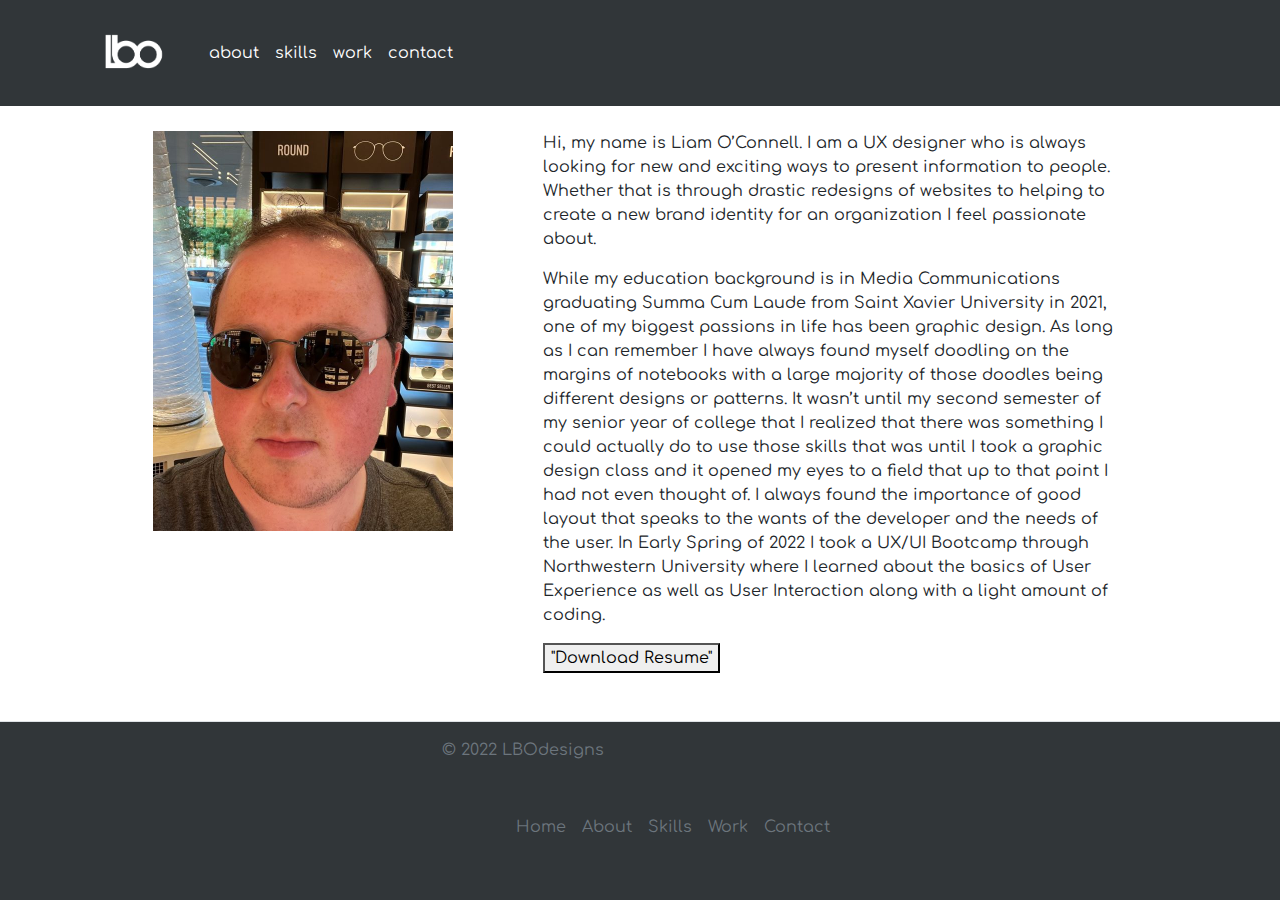
<file: about-me.html>
<!DOCTYPE html>
<html>

<head>
    <title>About Me</title>
    <link rel="stylesheet" href="css/styleAbout.css">
    <link rel="preconnect" href="https://fonts.gstatic.com" crossorigin>
    <link href="https://fonts.googleapis.com/css2?family=Comfortaa:wght@300;400;500;600;700&display=swap"
        rel="stylesheet">
    <link rel="stylesheet" href="https://stackpath.bootstrapcdn.com/bootstrap/4.3.1/css/bootstrap.min.css"
        integrity="sha384-ggOyR0iXCbMQv3Xipma34MD+dH/1fQ784/j6cY/iJTQUOhcWr7x9JvoRxT2MZw1T" crossorigin="anonymous">

    <!-- Global site tag (gtag.js) - Google Analytics -->
    <script async src="https://www.googletagmanager.com/gtag/js?id=G-VQ3328XH34"></script>
    <script>
        window.dataLayer = window.dataLayer || [];
        function gtag() { dataLayer.push(arguments); }
        gtag('js', new Date());

        gtag('config', 'G-VQ3328XH34');
    </script>

    <!-- Hotjar Tracking Code for my site -->
    <script>
        (function (h, o, t, j, a, r) {
            h.hj = h.hj || function () { (h.hj.q = h.hj.q || []).push(arguments) };
            h._hjSettings = { hjid: 3084975, hjsv: 6 };
            a = o.getElementsByTagName('head')[0];
            r = o.createElement('script'); r.async = 1;
            r.src = t + h._hjSettings.hjid + j + h._hjSettings.hjsv;
            a.appendChild(r);
        })(window, document, 'https://static.hotjar.com/c/hotjar-', '.js?sv=');
    </script>
</head>

<body>
    <!--<div class="aaa">
    <header class="navigation">
        <div class="inline-block logo">
            <img src="images/lboconcept.png"width="100px">


        </div>
        <nav class="inline-block">
            <ul>
                <li>"about"</li>
                <li>"skills</li>
                <li>"work"</li>
                <li>"contact"</li>
            </ul>
        </nav>
    </header>
</div>-->
    <!--<div class="aaa">
    <header class="navigation">-->
    <nav class="navbar navbar-expand-lg navbar-light">
        <div class="container">
            <a class="navbar-brand" href="index.html"><img src="images/lboconcept.png" width="100px"></a>
            <button class="navbar-toggler" type="button" data-toggle="collapse" data-target="#navbarNavAltMarkup"
                aria-controls="navbarNavAltMarkup" aria-expanded="false" aria-label="Toggle navigation">
                <span class="navbar-toggler-icon text-white"></span>
            </button>
            <div class="collapse navbar-collapse" id="navbarNavAltMarkup">
                <div class="navbar-nav">
                    <a class="nav-item nav-link active text-white" href="about-me.html">about <span
                            class="sr-only">(current)</span></a>
                    <a class="nav-item nav-link text-white" href="skills.html">skills</a>
                    <a class="nav-item nav-link text-white" href="forteCS.html">work</a>
                    <a class="nav-item nav-link text-white" href="#">contact</a>
                </div>
            </div>
        </div>
    </nav>
    <!--</header>
<div>-->
    <header class="heroImg">
        <div class="headshot"><img id='liamphoto' src="images/resize1.jpg" alt="Test Photo For Portfolio"
                height="400px"></div>
        <div class="content">
            <p>Hi, my name is Liam O’Connell. I am a UX designer who is always looking for new and exciting ways to
                present information to people. Whether that is through drastic redesigns of websites to helping to
                create a new brand identity for an organization I feel passionate about. </p>

            <p>While my education background is in Media Communications graduating Summa Cum Laude from Saint Xavier
                University in 2021, one of my biggest passions in life has been graphic design. As long as I can
                remember I have always found myself doodling on the margins of notebooks with a large majority of those
                doodles being different designs or patterns. It wasn’t until my second semester of my senior year of
                college that I realized that there was something I could actually do to use those skills that was until
                I took a graphic design class and it opened my eyes to a field that up to that point I had not even
                thought of. I always found the importance of good layout that speaks to the wants of the developer and
                the needs of the user. In Early Spring of 2022 I took a UX/UI Bootcamp through Northwestern University
                where I learned about the basics of User Experience as well as User Interaction along with a light
                amount of coding. </p>
            <button class="downloadResume" onclick="window.open('https://drive.google.com/file/d/1AS4QAe5sfcy6JY2qk2bXv_pmAR44jTpz/view?usp=sharing','_blank')">"Download Resume"</button>
            

        </div>

    </header>
    </div>
    <div>
        <footer>
            <div class="container inline-block" id="ftCon">
                <footer class="d-flex flex-wrap justify-content-between align-items-center py-3 my-4 border-top">
                    <p class="col-md-4 mb-0 text-muted">&copy; 2022 LBOdesigns</p>

                    <a href="/"
                        class="col-md-4 d-flex align-items-center justify-content-center mb-3 mb-md-0 me-md-auto link-dark text-decoration-none">
                        <svg class="bi me-2" width="40" height="32">
                            <use xlink:href="#bootstrap" />
                        </svg>
                    </a>

                    <ul class="nav col-md-4 justify-content-end">
                        <li class="nav-item"><a href="index.html" class="nav-link px-2 text-muted">Home</a></li>
                        <li class="nav-item"><a href="about-me.html" class="nav-link px-2 text-muted">About</a></li>
                        <li class="nav-item"><a href="skills.html" class="nav-link px-2 text-muted">Skills</a></li>
                        <li class="nav-item"><a href="#" class="nav-link px-2 text-muted">Work</a></li>
                        <li class="nav-item"><a href="#" class="nav-link px-2 text-muted">Contact</a></li>
                    </ul>
                </footer>
            </div>

        </footer>
    </div>
</body>
<script>$(function () {
        $('[data-toggle="tooltip"]').tooltip()
    })</script>
<script>$('#example').tooltip(options)</script>
<script>$("button").click(function () {
        $("#div1").fadeIn();
        $("#div2").fadeIn("slow");
        $("#div3").fadeIn(3000);
    });</script>

</html>
</file>
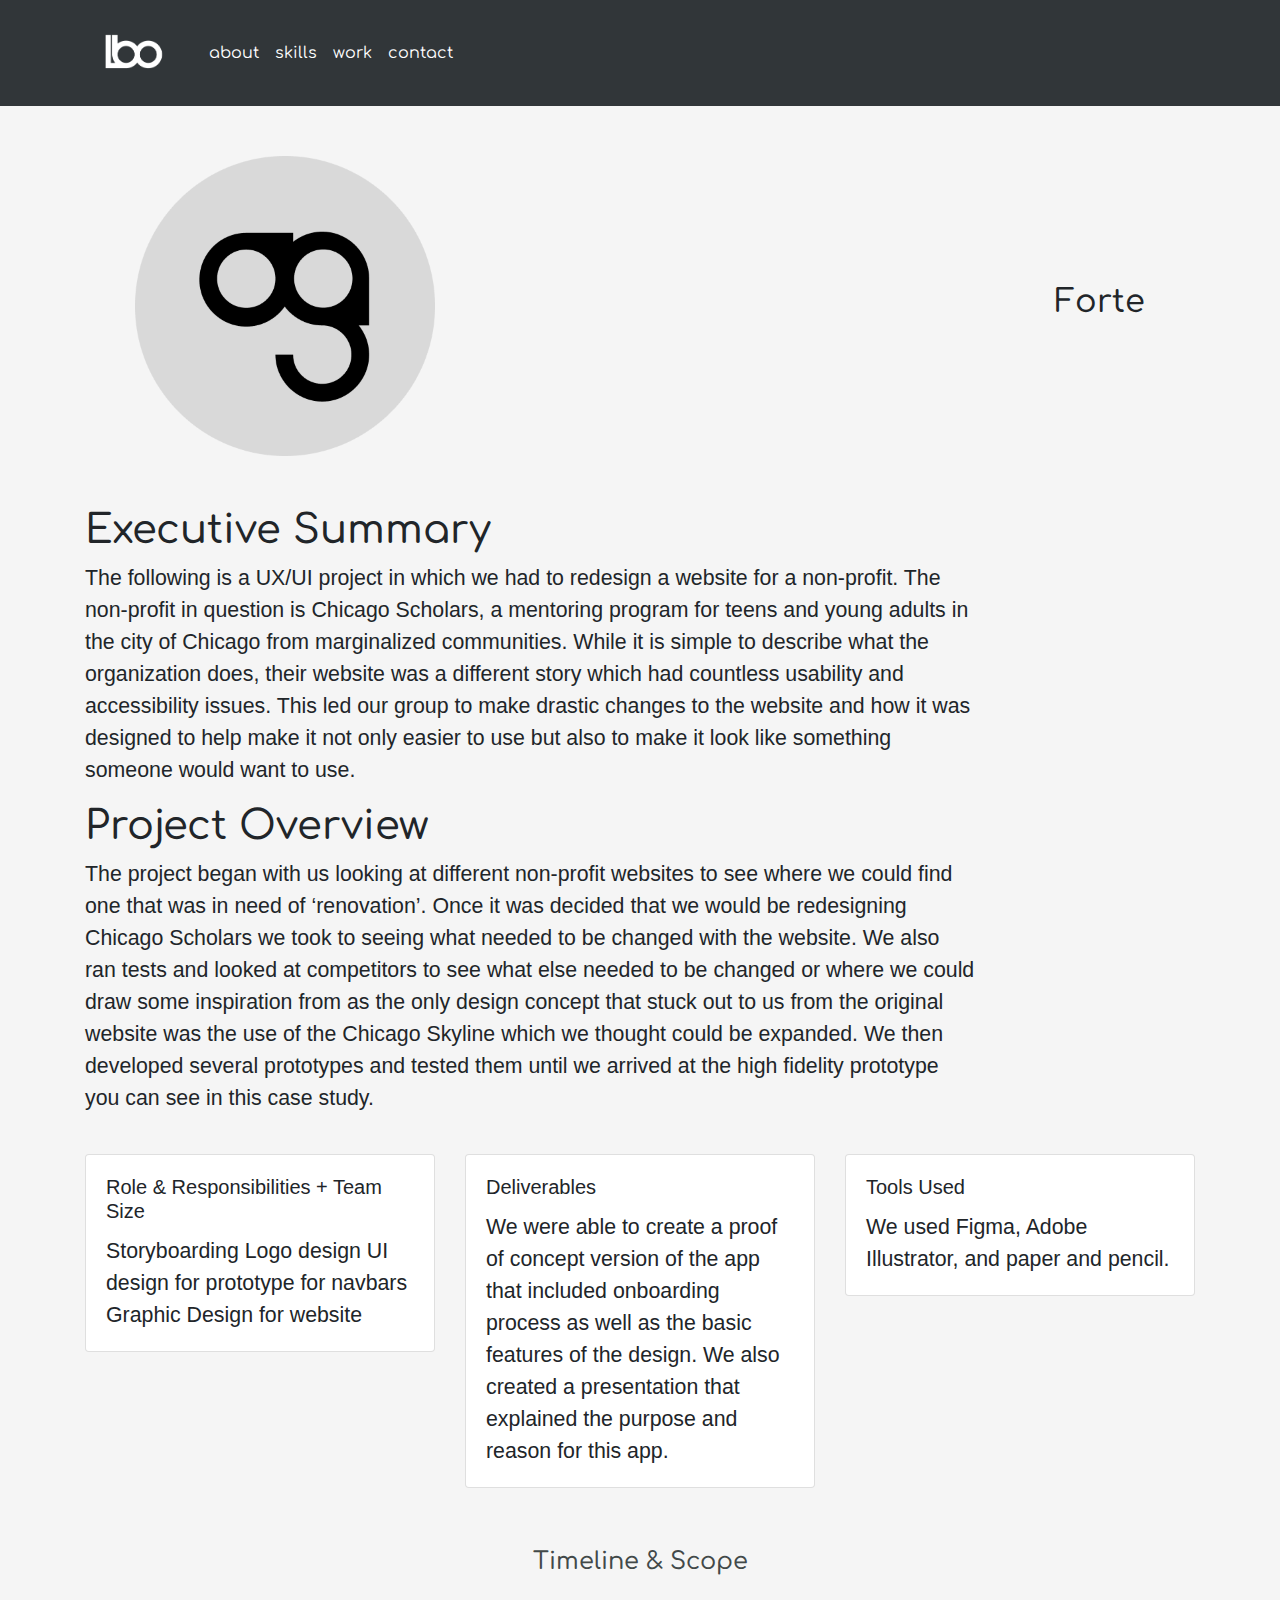
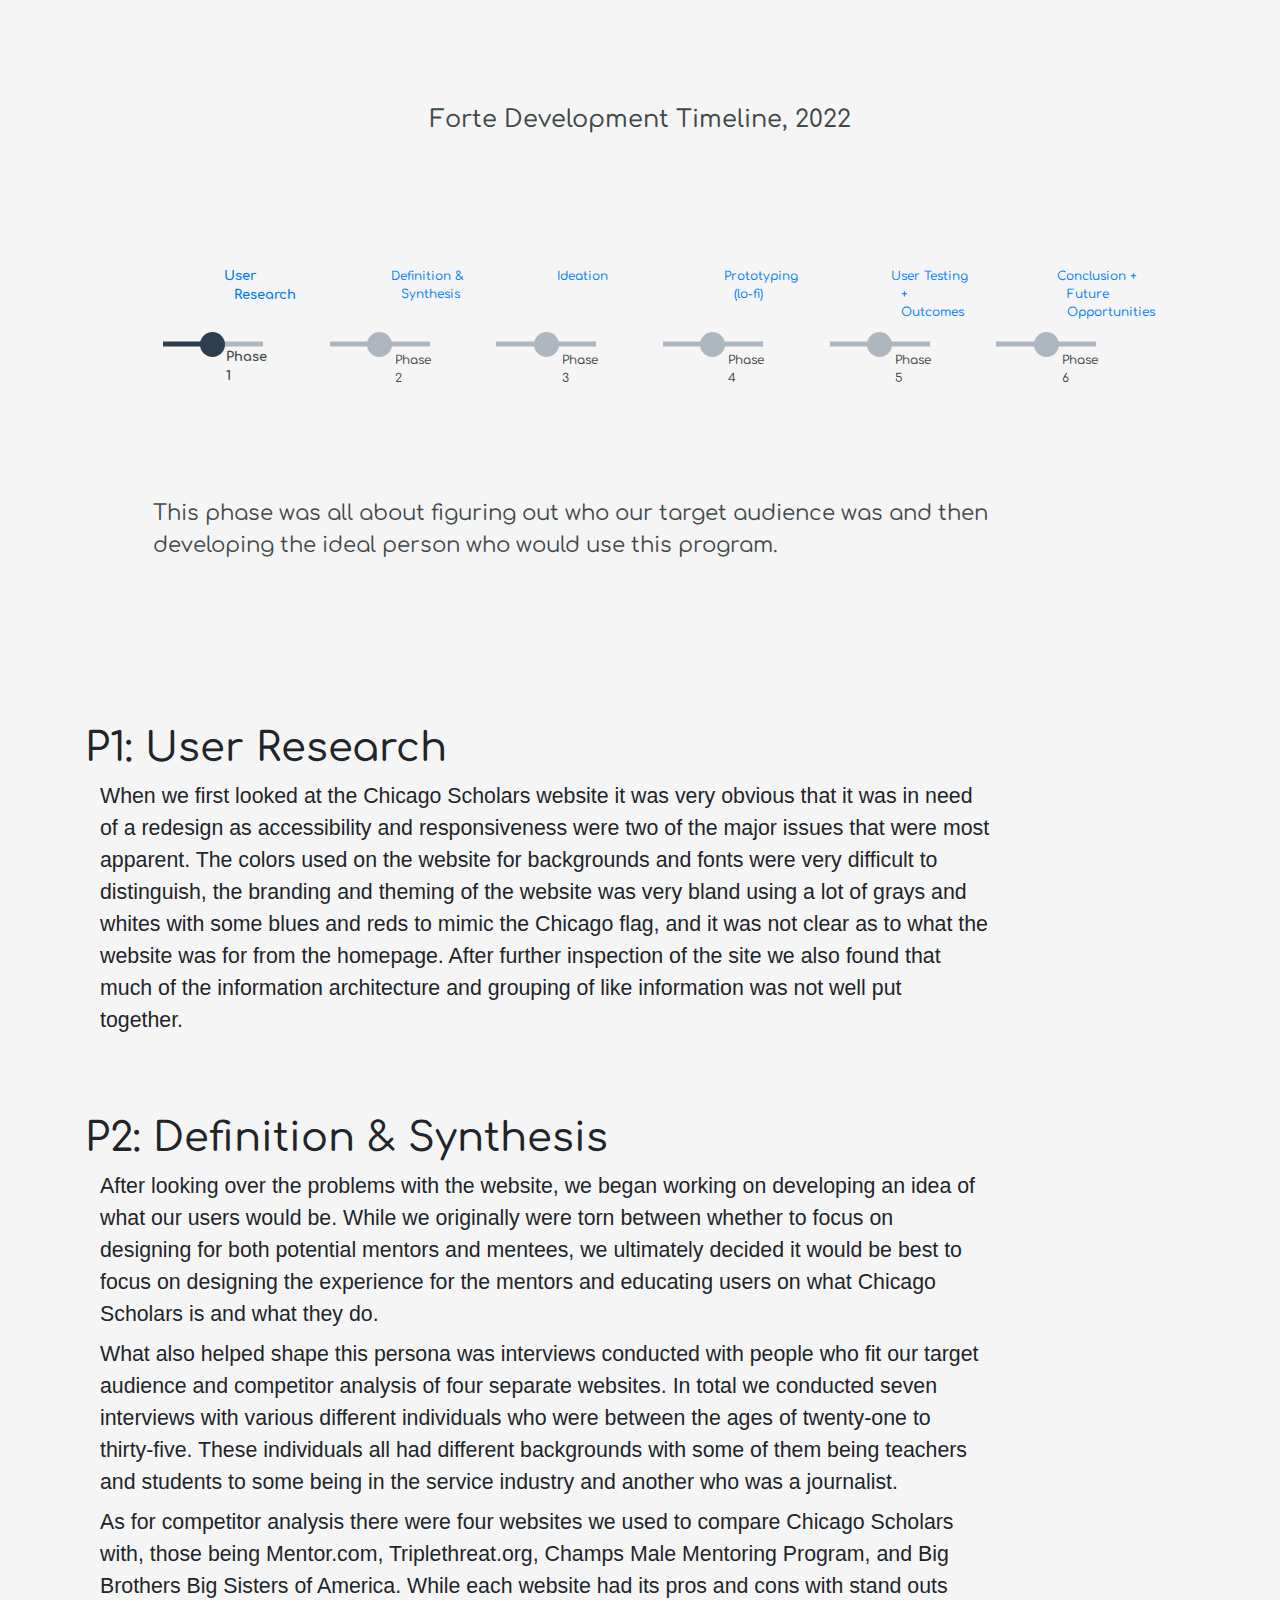
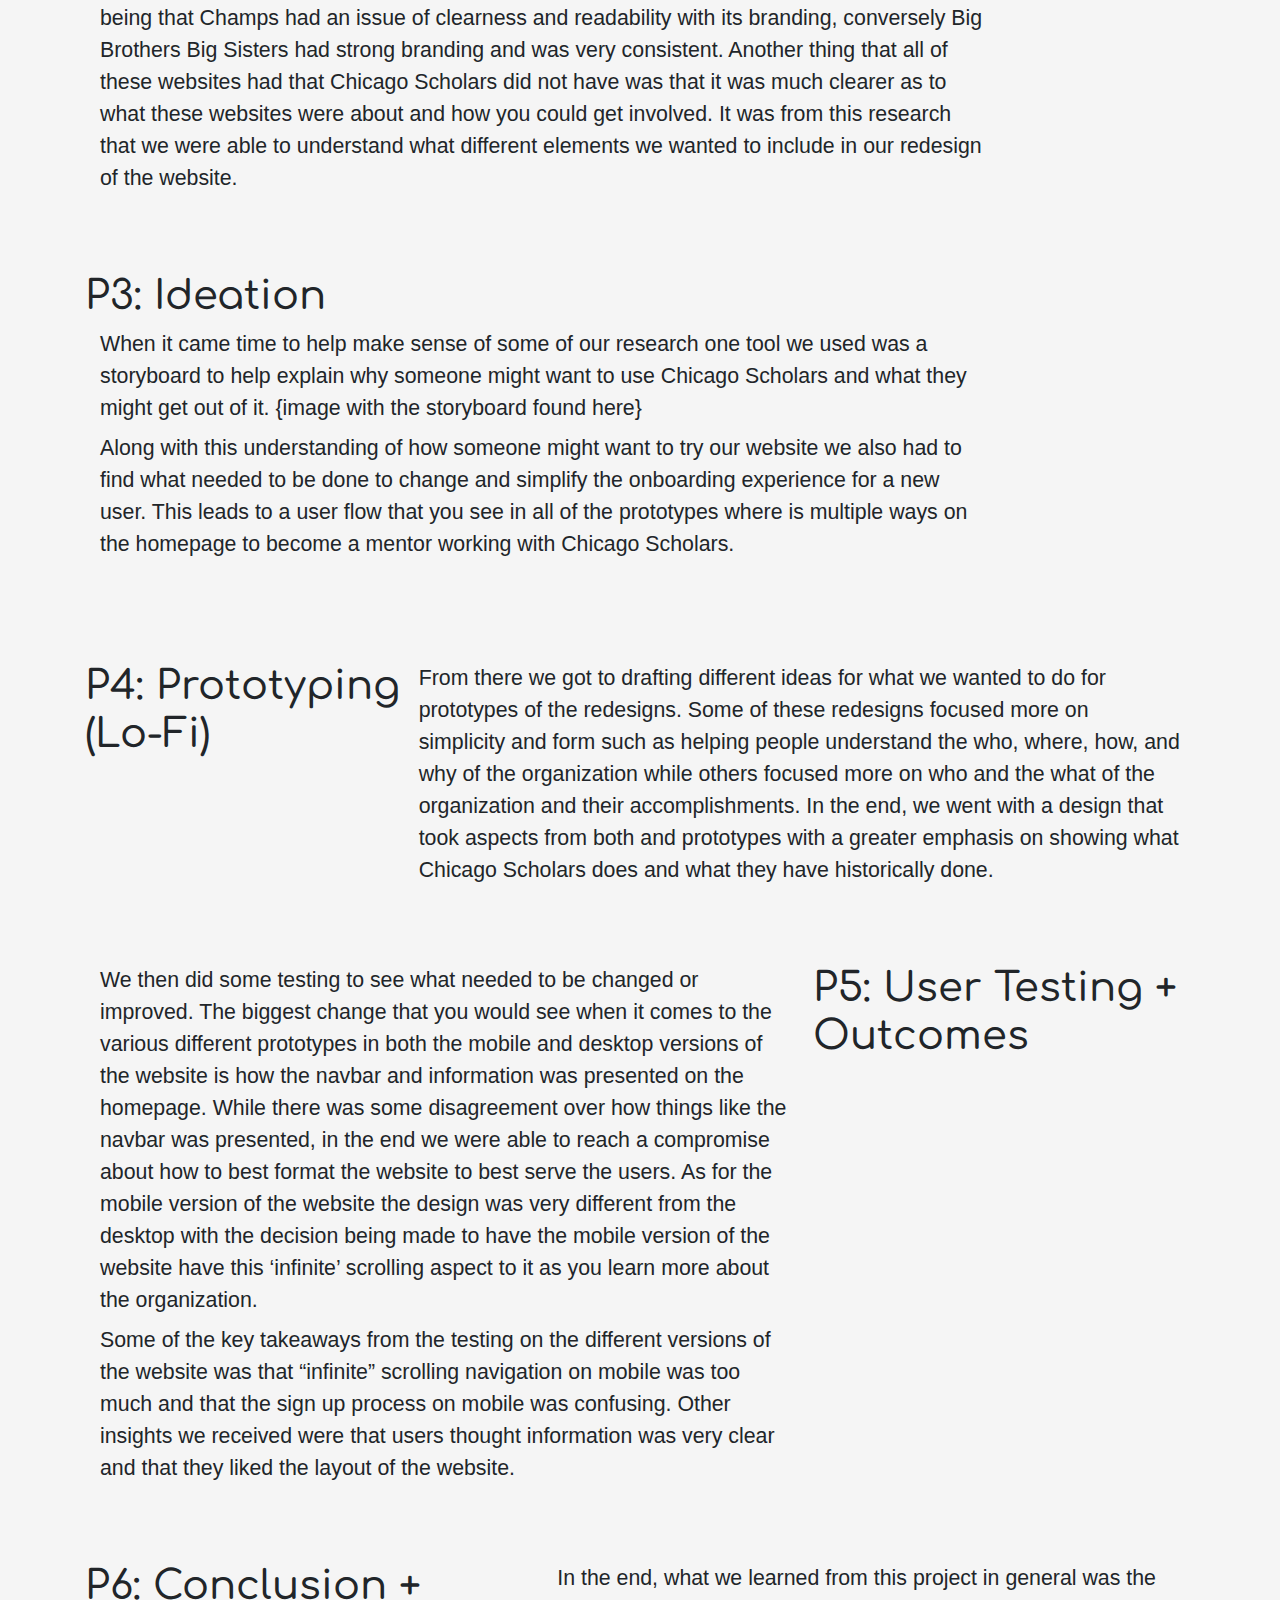
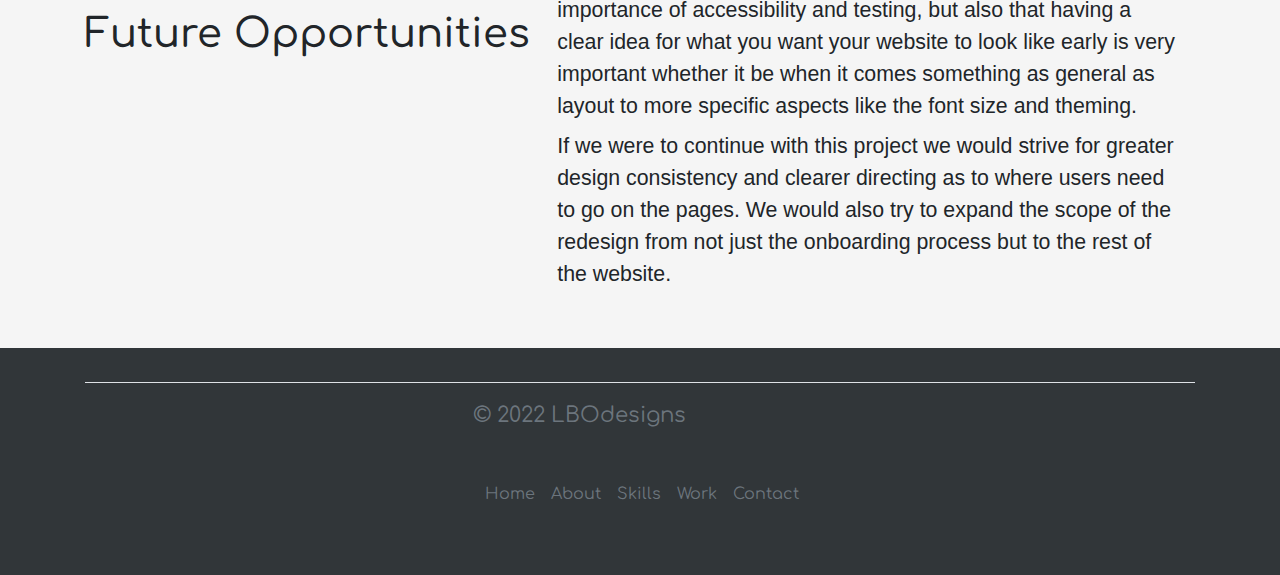
<file: chicagoscholarsCS.html>
<!DOCTYPE html>
<html>

<head>
    <title>Chicago Scholars Case Study</title>
    <link rel="stylesheet" href="https://cdn.jsdelivr.net/npm/bootstrap@4.0.0/dist/css/bootstrap.min.css"
        integrity="sha384-Gn5384xqQ1aoWXA+058RXPxPg6fy4IWvTNh0E263XmFcJlSAwiGgFAW/dAiS6JXm" crossorigin="anonymous">
    <link rel="preconnect" href="https://fonts.googleapis.com">
    <link rel="preconnect" href="https://fonts.gstatic.com" crossorigin>
    <link href="https://fonts.googleapis.com/css2?family=Comfortaa:wght@300;400;500;600;700&display=swap"
        rel="stylesheet">

    <link rel="stylesheet" href="css/stylesForte.css">

    <!-- Global site tag (gtag.js) - Google Analytics -->
    <script async src="https://www.googletagmanager.com/gtag/js?id=G-VQ3328XH34"></script>
    <script>
        window.dataLayer = window.dataLayer || [];
        function gtag() { dataLayer.push(arguments); }
        gtag('js', new Date());

        gtag('config', 'G-VQ3328XH34');
    </script>

    <!-- Hotjar Tracking Code for my site -->
    <script>
        (function (h, o, t, j, a, r) {
            h.hj = h.hj || function () { (h.hj.q = h.hj.q || []).push(arguments) };
            h._hjSettings = { hjid: 3084975, hjsv: 6 };
            a = o.getElementsByTagName('head')[0];
            r = o.createElement('script'); r.async = 1;
            r.src = t + h._hjSettings.hjid + j + h._hjSettings.hjsv;
            a.appendChild(r);
        })(window, document, 'https://static.hotjar.com/c/hotjar-', '.js?sv=');
    </script>
</head>

<body>
    <nav class="navbar navbar-expand-lg navbar-light">
        <div class="container">
            <a class="navbar-brand" href="index.html"><img src="images/lboconcept.png" width="100px" alt="logo"></a>
            <button class="navbar-toggler" type="button" data-toggle="collapse" data-target="#navbarNavAltMarkup"
                aria-controls="navbarNavAltMarkup" aria-expanded="false" aria-label="Toggle navigation">
                <span class="navbar-toggler-icon text-white"></span>
            </button>
            <div class="collapse navbar-collapse" id="navbarNavAltMarkup">
                <div class="navbar-nav">
                    <a class="nav-item nav-link text-white ni" href="about-me.html">about
                    </a>
                    <a class="nav-item nav-link  active text-white ni" href="skills.html">skills </a>
                    <a class="nav-item nav-link text-white ni" href="#">work<span class="sr-only">(current)</span></a>
                    <a class="nav-item nav-link text-white ni" href="#">contact</a>
                </div>
            </div>
        </div>
    </nav>
    <div class="container">
        <div class="csLogo">
            <img src="images/Group 63.png" alt="Chicago Scholars Logo" width="300px">
            <h2>Forte</h2>
        </div>
    </div>
    <div class="container">
        <h1>Executive Summary
        </h1>
        <p>The following is a UX/UI project in which we had to redesign a website for a non-profit. The non-profit in question is Chicago Scholars, a mentoring program for teens and young adults in the city of Chicago from marginalized communities. While it is simple to describe what the organization does, their website was a different story which had countless usability and accessibility issues. This led our group to make drastic changes to the website and how it was designed to help make it not only easier to use but also to make it look like something someone would want to use. 

        </p>
        <h1>Project Overview
        </h1>
        <p>The project began with us looking at different non-profit websites to see where we could find one that was in need of ‘renovation’. Once it was decided that we would be redesigning Chicago Scholars we took to seeing what needed to be changed with the website. We also ran tests and looked at competitors to see what else needed to be changed or where we could draw some inspiration from as the only design concept that stuck out to us from the original website was the use of the Chicago Skyline which we thought could be expanded. We then developed several prototypes and tested them until we arrived at the high fidelity prototype you can see in this case study.
        </p>
        <br>

        <div class="row">
            <div class="col-sm-4">
                <div class="card">
                    <div class="card-body">
                        <h5 class="card-title">Role & Responsibilities + Team Size</h5>
                        <p class="card-text">Storyboarding
                            Logo design
                            UI design for prototype for navbars
                            Graphic Design for website
                        </p>

                    </div>
                </div>
            </div>
            <div class="col-sm-4">
                <div class="card">
                    <div class="card-body">
                        <h5 class="card-title">Deliverables</h5>
                        <p class="card-text">We were able to create a proof of concept version of the app that included
                            onboarding process as well as the
                            basic features of the design. We also created a presentation that explained the purpose and
                            reason for this
                            app.</p>

                    </div>
                </div>
            </div>
            <div class="col-sm-4">
                <div class="card">
                    <div class="card-body">
                        <h5 class="card-title">Tools Used</h5>
                        <p class="card-text">We used Figma, Adobe Illustrator, and paper and pencil.</p>

                    </div>
                </div>
            </div>
        </div>

        <section id="timeline">
            <h4>Timeline & Scope</h4>
            <div class="flex-parent">
                <h4>Forte Development Timeline, <span>2022</span></h4>
                <div class="flex-parent">
                    <div class="input-flex-container">
                        <input type="radio" name="timeline-dot" data-description="1910" checked>
                        <div class="dot-info" data-description="1910">
                            <span class="year">Phase 1</span>
                            <span class="label"><a href="#phase1">User Research</a></span>
                        </div>
                        <input type="radio" name="timeline-dot" data-description="1920">
                        <div class="dot-info" data-description="1920">
                            <span class="year">Phase 2</span>
                            <span class="label"><a href='#phase2'> Definition & Synthesis</a></span>
                        </div>
                        <input type="radio" name="timeline-dot" data-description="1930">
                        <div class="dot-info" data-description="1930">
                            <span class="year">Phase 3</span>
                            <span class="label"><a href='#phase3'>Ideation</a></span>
                        </div>
                        <input type="radio" name="timeline-dot" data-description="1940">
                        <div class="dot-info" data-description="1940">
                            <span class="year">Phase 4</span>
                            <span class="label"><a href='#phase4'>Prototyping (lo-fi)</a></span>
                        </div>
                        <input type="radio" name="timeline-dot" data-description="1950">
                        <div class="dot-info" data-description="1950">
                            <span class="year">Phase 5</span>
                            <span class="label"><a href='#phase5'>User Testing + Outcomes</a></span>
                        </div>
                        <input type="radio" name="timeline-dot" data-description="1960">
                        <div class="dot-info" data-description="1960">
                            <span class="year">Phase 6</span>
                            <span class="label"><a href='#phase6'>Conclusion + Future Opportunities</a></span>
                        </div>

                        <div id="timeline-descriptions-wrapper">
                            <p data-description="1910">This phase was all about figuring out who our target audience was
                                and
                                then developing the ideal person who would use this program.</p>
                            <p data-description="1920">This phase was about taking that informatino gathered from the
                                initial research and figuring out what were some pain points and issues they were
                                having.
                            </p>
                            <p data-description="1930">This phase is about developing those findings from the previous
                                step
                                and seeing what can be done to address those problems.</p>
                            <p data-description="1940">This phase is all about our initial very rough lo-fi prototyping
                                stage in which the focus was more on developing a base for the app going forward that
                                can be
                                added to and refined in future interations.</p>
                            <p data-description="1950">Once we had a intial prototype we did some user testing to came
                                back
                                with findings to figure out how this app could be improved from there.</p>
                            <p data-description="1960">Finally, here is the end of the project as of right now as well
                                as
                                potential ways this project could be shaped going forward.</p>
                        </div>
                    </div>
                </div>
        </section>
        <section id="phase1">
            <!--Should quotes be images or c/p them?-->
            <h1>P1: User Research</h1>
            <div class="container">
                <h6>When we first looked at the Chicago Scholars website it was very obvious that it was in need of a
                    redesign as accessibility and responsiveness were two of the major issues that were most apparent.
                    The colors used on the website for backgrounds and fonts were very difficult to distinguish, the
                    branding and theming of the website was very bland using a lot of grays and whites with some blues
                    and reds to mimic the Chicago flag, and it was not clear as to what the website was for from the
                    homepage. After further inspection of the site we also found that much of the information
                    architecture and grouping of like information was not well put together.</h6>
            </div>
<!--            <img id="p1Quotes" src="images/Phase1Quotes.png" alt="quotes" width="90%">-->
        </section>
        <section id="phase2">
            <h1>P2: Definition & Synthesis</h1>
            <div class="container">
                <h6> After looking over the problems with the website, we began working on developing an idea of what
                    our
                    users would be. While we originally were torn between whether to focus on designing for both
                    potential mentors and mentees, we ultimately decided it would be best to focus on designing the
                    experience for the mentors and educating users on what Chicago Scholars is and what they do. </h6>
                <h6> What also helped shape this persona was interviews conducted with people who fit our target
                    audience and competitor analysis of four separate websites. In total we conducted seven interviews
                    with various different individuals who were between the ages of twenty-one to thirty-five. These
                    individuals all had different backgrounds with some of them being teachers and students to some
                    being in the service industry and another who was a journalist. </h6>
                <h6> As for competitor analysis there were four websites we used to compare Chicago Scholars with, those
                    being Mentor.com, Triplethreat.org, Champs Male Mentoring Program, and Big Brothers Big Sisters of
                    America. While each website had its pros and cons with stand outs being that Champs had an issue of
                    clearness and readability with its branding, conversely Big Brothers Big Sisters had strong branding
                    and was very consistent. Another thing that all of these websites had that Chicago Scholars did not
                    have was that it was much clearer as to what these websites were about and how you could get
                    involved. It was from this research that we were able to understand what different elements we
                    wanted to include in our redesign of the website.</h6>
                </h6>
            </div>
<!--            <img id="afImage" src="images/Group 65.png" alt="Affinity Diagram" width="90%">-->
        </section>
        <section id="phase3">
            <h1>P3: Ideation</h1>
            <div class="container">
                <h6>When it came time to help make sense of some of our research one tool we used was a storyboard to
                    help explain why someone might want to use Chicago Scholars and what they might get out of it.
                    {image with the storyboard found here}</h6>
                <h6> Along with this understanding of how someone might want to try our website we also had to find what
                    needed to be done to change and simplify the onboarding experience for a new user. This leads to a
                    user flow that you see in all of the prototypes where is multiple ways on the homepage to become a
                    mentor working with Chicago Scholars.
                </h6>
            </div>
            <img>
        </section>
        <section id="phase4">
            <h1>P4: Prototyping (Lo-Fi)</h1>
            <div class="container">
                <h6>From there we got to drafting different ideas for what we wanted to do for prototypes of the redesigns. Some of these redesigns focused more on simplicity and form such as helping people understand the who, where, how, and why of the organization while others focused more on who and the what of the organization and their accomplishments. In the end, we went with a design that took aspects from both and prototypes with a greater emphasis on showing what Chicago Scholars does and what they have historically done.
                </h6>
            </div>
           <!-- <img class="container" id='lofi' src="images/ForteLoFi.gif" alt="Lo-Fi Prototype" width="30%">-->
        </section>
        <section id="phase5">
            <h1>P5: User Testing + Outcomes</h1>
            <div class="container">
                <h6>We then did some testing to see what needed to be changed or improved. The biggest change that you would see when it comes to the various different prototypes in both the mobile and desktop versions of the website is how the navbar and information was presented on the homepage. While there was some disagreement over how things like  the navbar was presented, in the end we were able to reach a compromise about how to best format the website to best serve the users. As for the mobile version of the website the design was very different from the desktop with the decision being made to have the mobile version of the website have this ‘infinite’ scrolling aspect to it as you learn more about the organization.  </h6>
                <h6>Some of the key takeaways from the testing on the different versions of the website was that “infinite” scrolling navigation on mobile was too much and that the sign up process on mobile was confusing. Other insights we received were that users thought information was very clear and that they liked the layout of the website.</h6>
            </div>
            <!--<img class="container" id='midfi' src="images/ForteMidFi.gif" alt="Mid-Fi Prototype" width="30%">-->
        </section>
        <section id="phase6">
            <h1>P6: Conclusion + Future Opportunities</h1>
            <div class="container conclu">
                <h6>In the end, what we learned from this project in general was the importance of accessibility and testing, but also that having a clear idea for what you want your website to look like early is very important whether it be when it comes something as general as layout to more specific aspects like the font size and theming.
                </h6>

                <h6>If we were to continue with this project we would strive for greater design consistency and clearer directing as to where users need to go on the pages. We would also try to expand the scope of the redesign from not just the onboarding process but to the rest of the website. 
                </h6>
            </div>
            <!--<img class="container" id="hifi" src="images/ForteHiFi.gif" alt="Hi-Fi Prototype" width="30%">-->
        </section>
    </div>
    <div>
        <footer>
            <div class="container" id="ftCon">
                <footer class="d-flex flex-wrap justify-content-between align-items-center py-3 my-4 border-top">
                    <p class="col-md-4 mb-0 text-muted">&copy; 2022 LBOdesigns</p>

                    <a href="/"
                        class="col-md-4 d-flex align-items-center justify-content-center mb-3 mb-md-0 me-md-auto link-dark text-decoration-none">
                        <svg class="bi me-2" width="40" height="32">
                            <use xlink:href="#bootstrap" />
                        </svg>
                    </a>

                    <ul class="nav col-md-4 justify-content-end">
                        <li class="nav-item"><a href="index.html" class="nav-link px-2 text-muted">Home</a></li>
                        <li class="nav-item"><a href="about-me.html" class="nav-link px-2 text-muted">About</a></li>
                        <li class="nav-item"><a href="skills.html" class="nav-link px-2 text-muted">Skills</a></li>
                        <li class="nav-item"><a href="#" class="nav-link px-2 text-muted">Work</a></li>
                        <li class="nav-item"><a href="#" class="nav-link px-2 text-muted">Contact</a></li>
                    </ul>
                </footer>
            </div>

        </footer>
    </div>
</body>
<script src="https://code.jquery.com/jquery-3.2.1.slim.min.js"
    integrity="sha384-KJ3o2DKtIkvYIK3UENzmM7KCkRr/rE9/Qpg6aAZGJwFDMVNA/GpGFF93hXpG5KkN"
    crossorigin="anonymous"></script>
<script src="https://cdn.jsdelivr.net/npm/popper.js@1.12.9/dist/umd/popper.min.js"
    integrity="sha384-ApNbgh9B+Y1QKtv3Rn7W3mgPxhU9K/ScQsAP7hUibX39j7fakFPskvXusvfa0b4Q"
    crossorigin="anonymous"></script>
<script src="https://cdn.jsdelivr.net/npm/bootstrap@4.0.0/dist/js/bootstrap.min.js"
    integrity="sha384-JZR6Spejh4U02d8jOt6vLEHfe/JQGiRRSQQxSfFWpi1MquVdAyjUar5+76PVCmYl"
    crossorigin="anonymous"></script>
<script>$(function () {
        $('[data-toggle="tooltip"]').tooltip()
    })</script>

<script>$('.dropdown-toggle').dropdown()</script>

<script>function myFunction() {
        var x = document.getElementById("myTopnav");
        if (x.className === "topnav") {
            x.className += " responsive";
        } else {
            x.className = "topnav";
        }
    }</script>

<script src="js/index.js"></script>

<script>$(function () {
        var inputs = $('.input');
        var paras = $('.description-flex-container').find('p');
        inputs.click(function () {
            var t = $(this),
                ind = t.index(),
                matchedPara = paras.eq(ind);

            t.add(matchedPara).addClass('active');
            inputs.not(t).add(paras.not(matchedPara)).removeClass('active');
        });
    });</script>

</html>
</file>
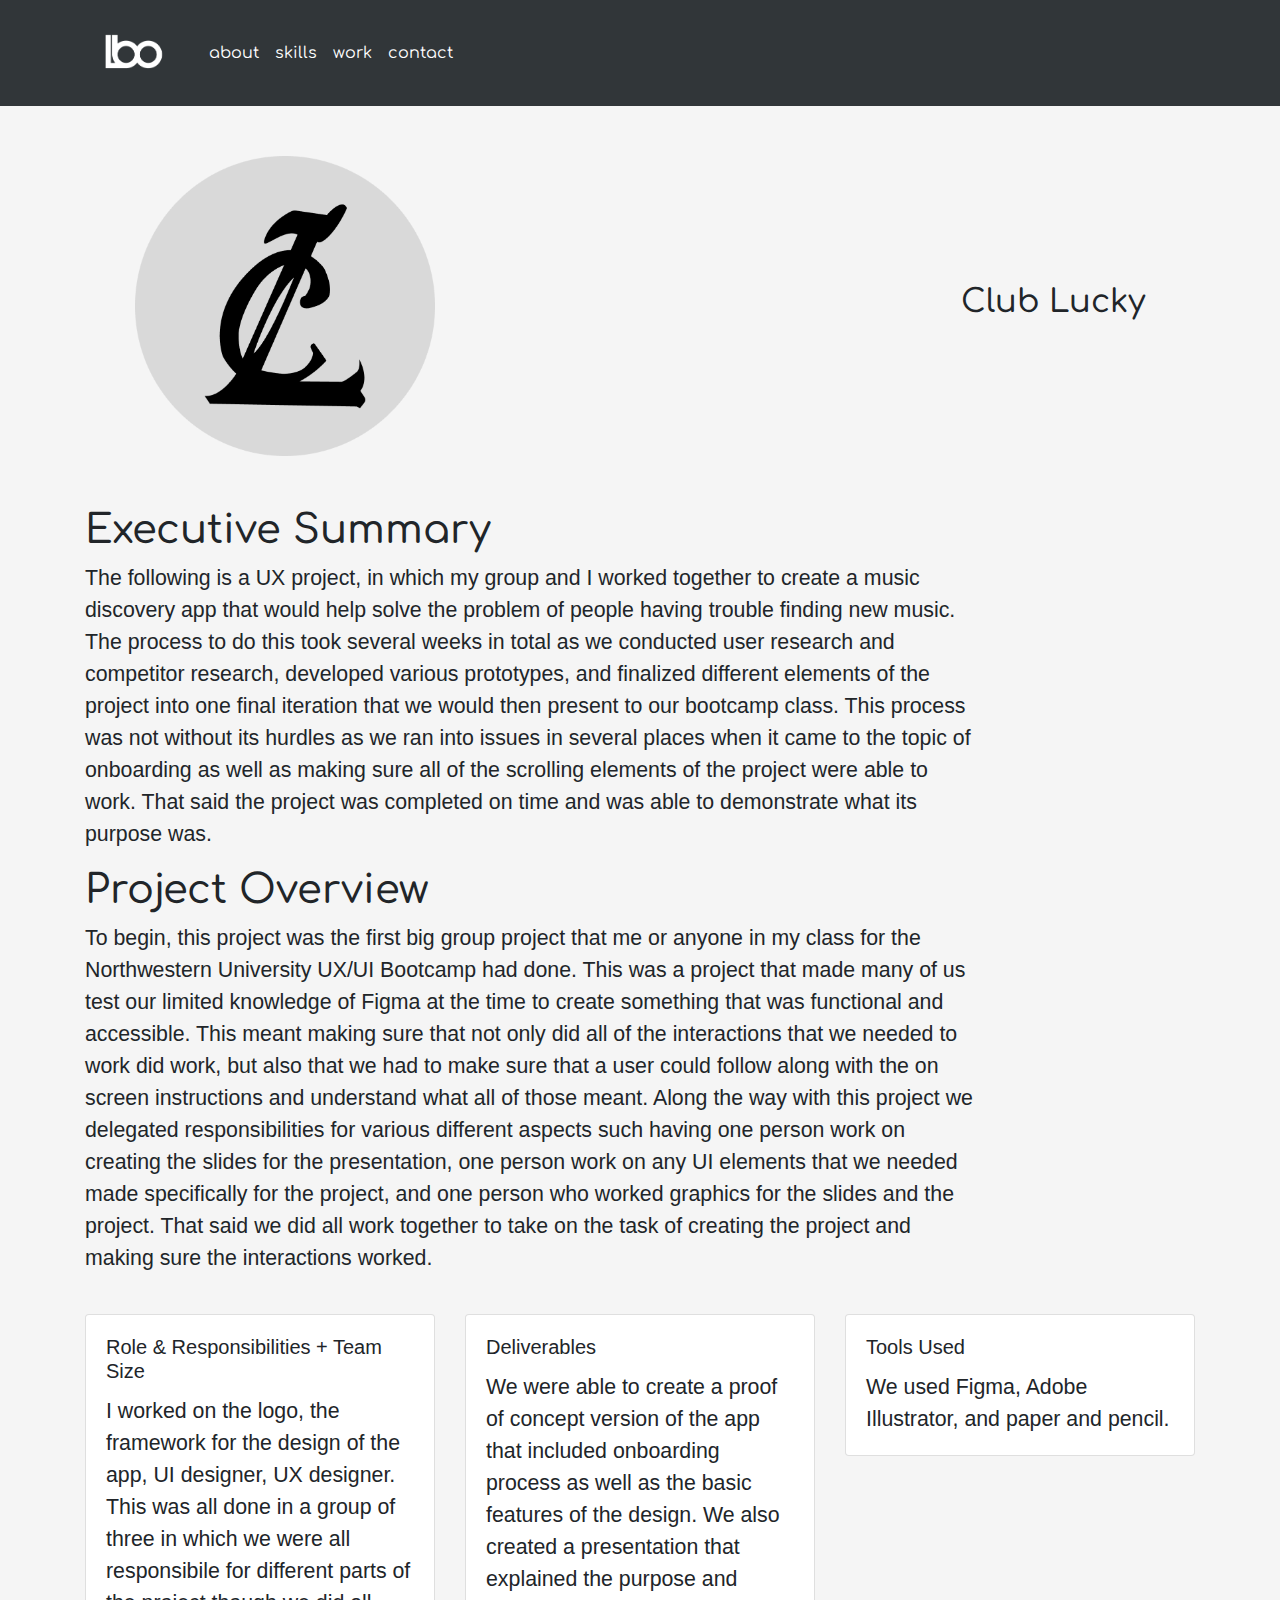
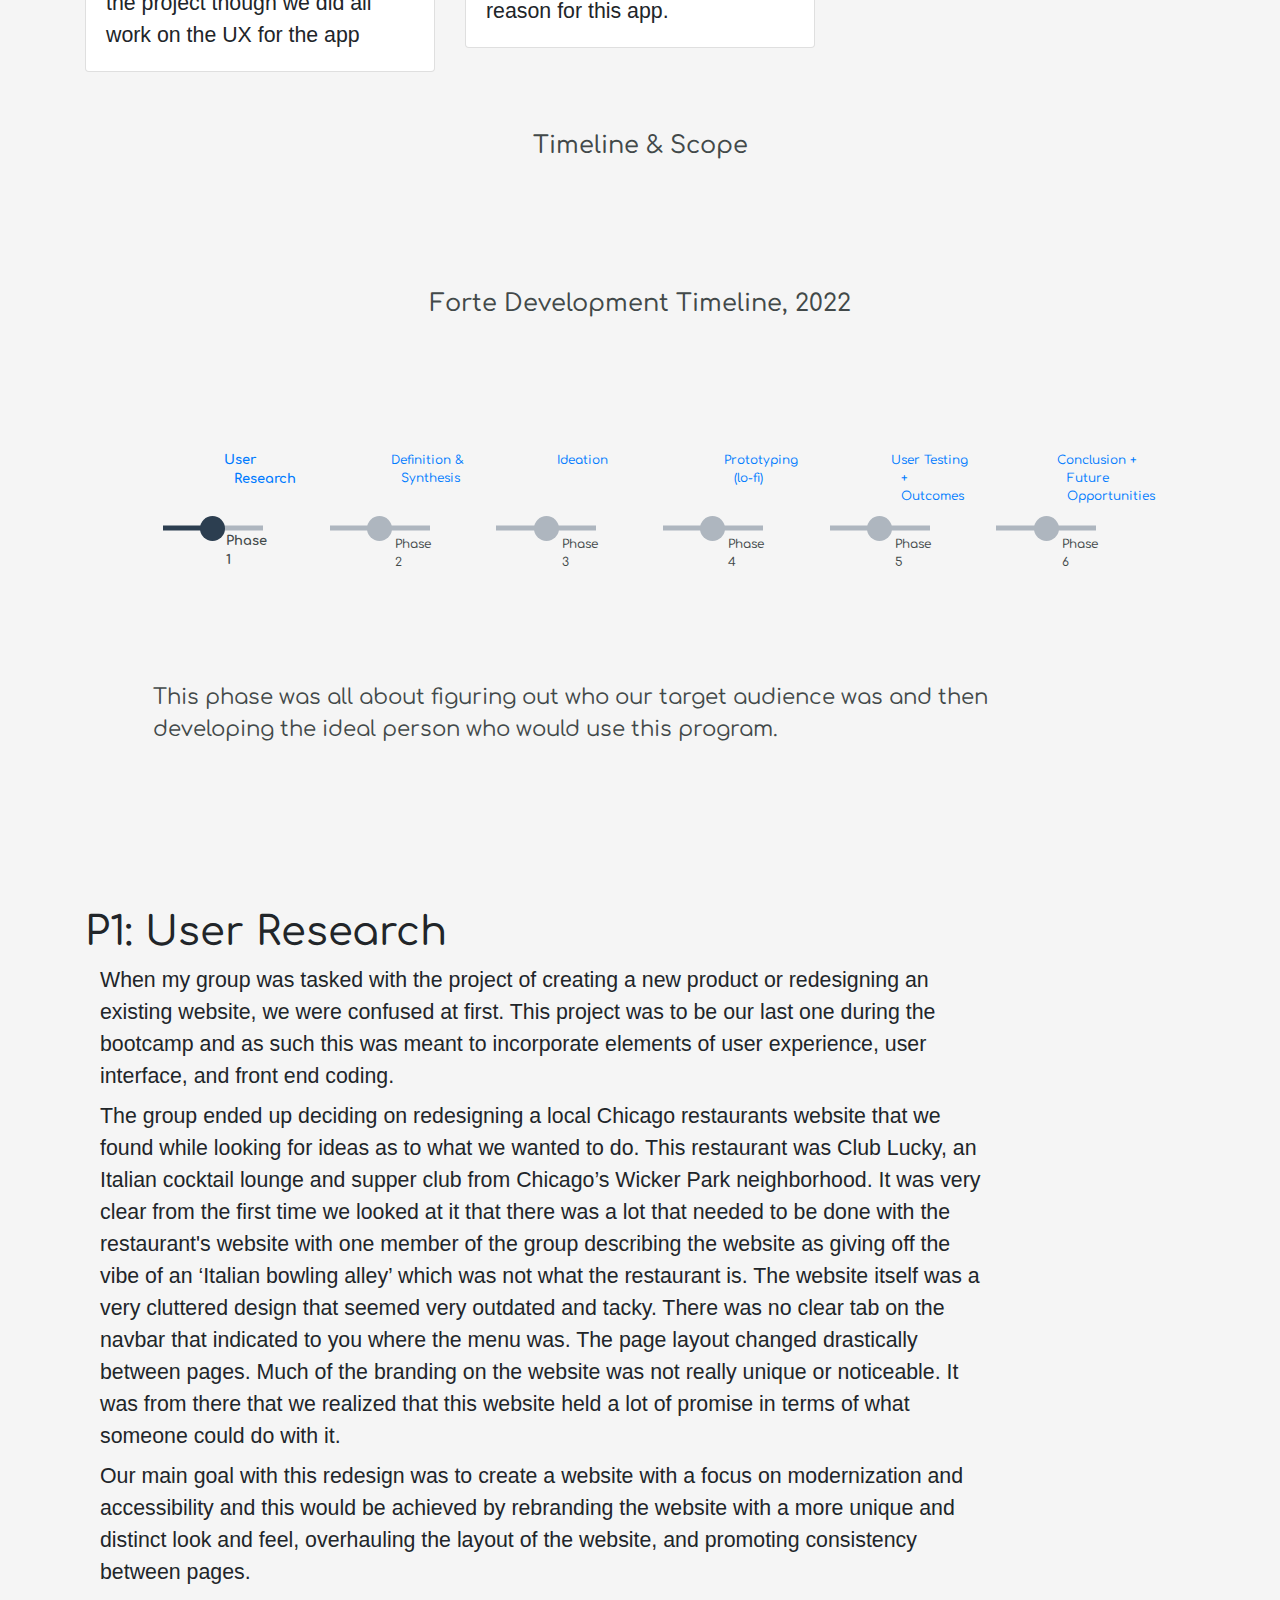
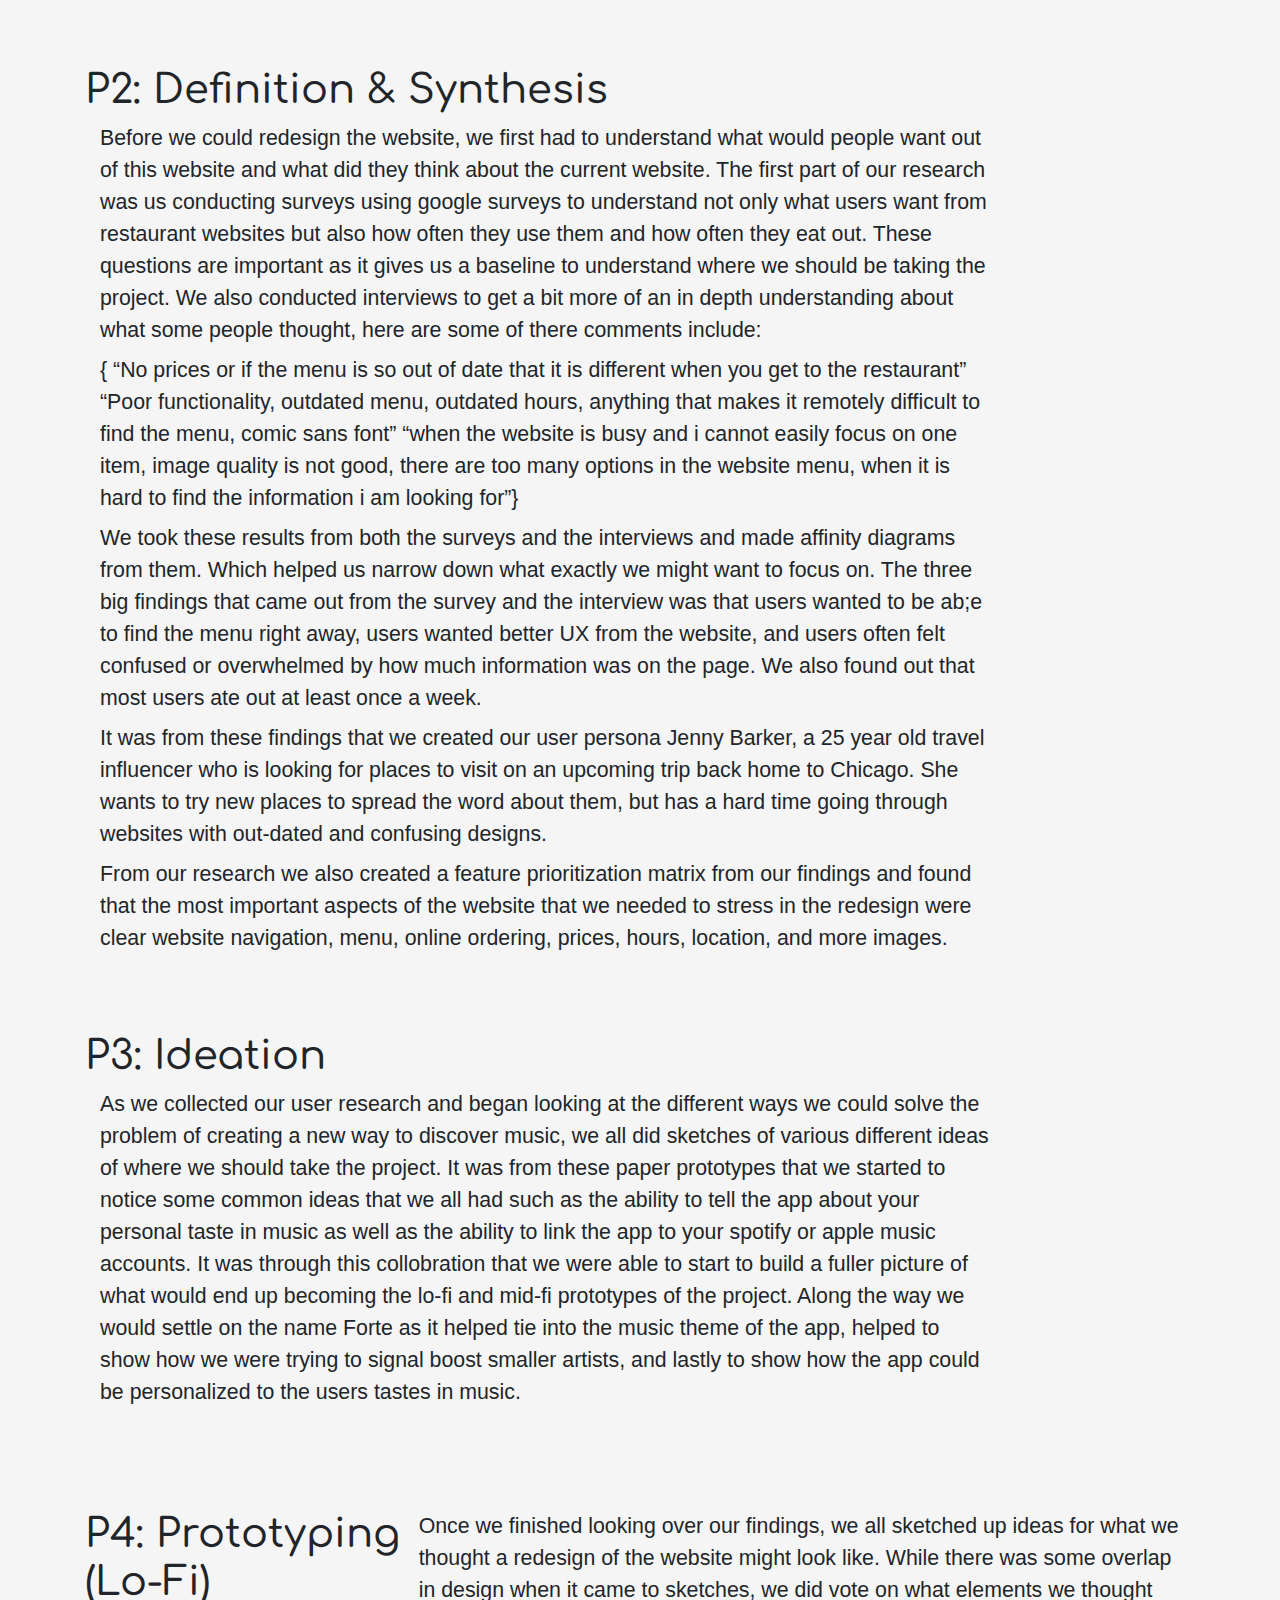
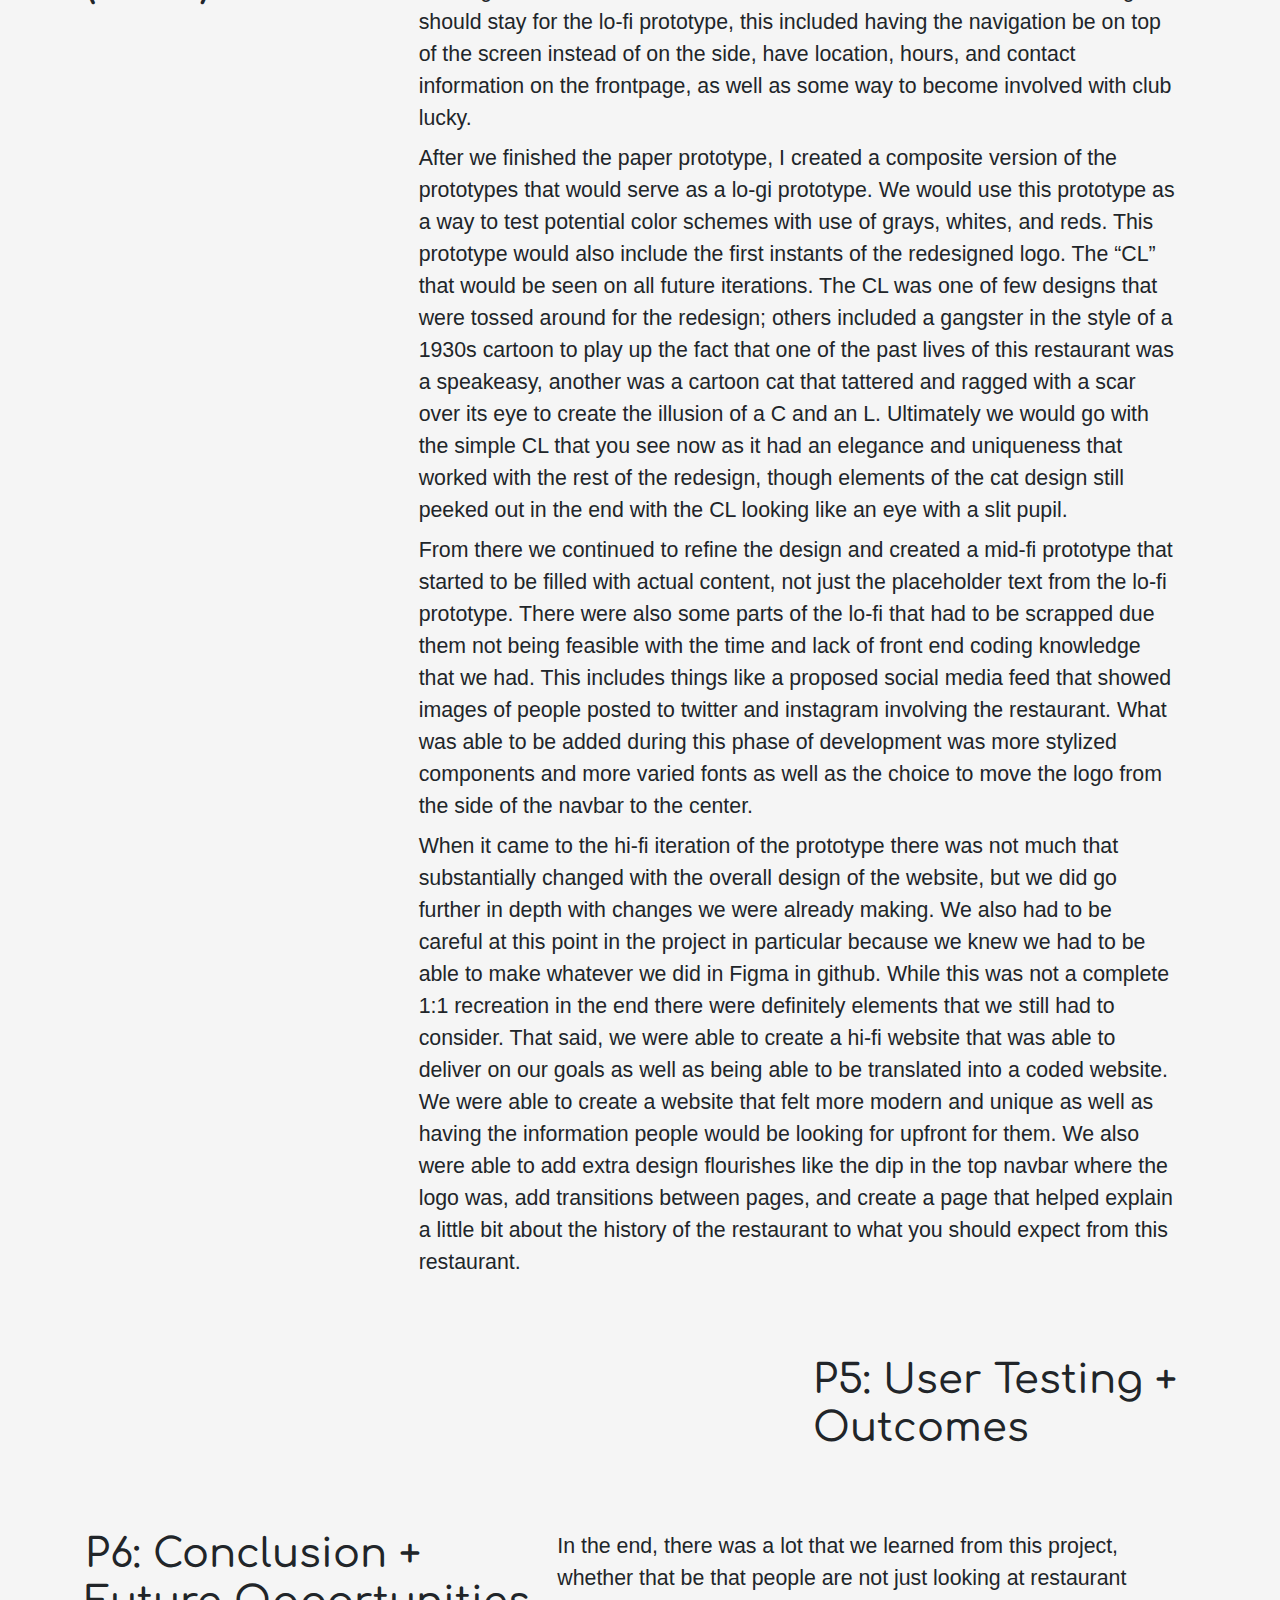
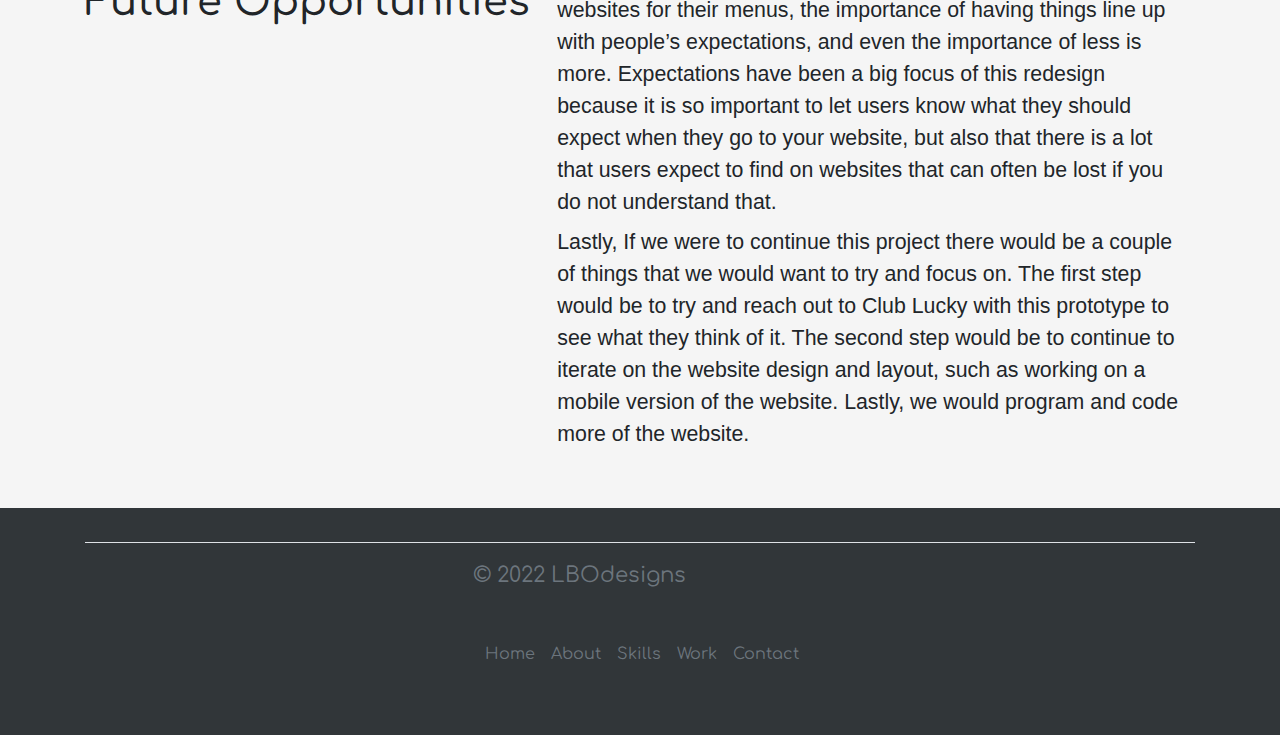
<file: clubluckyCS.html>
<!DOCTYPE html>
<html>

<head>
    <title>Club Lucky Case Study</title>
    <link rel="stylesheet" href="https://cdn.jsdelivr.net/npm/bootstrap@4.0.0/dist/css/bootstrap.min.css"
        integrity="sha384-Gn5384xqQ1aoWXA+058RXPxPg6fy4IWvTNh0E263XmFcJlSAwiGgFAW/dAiS6JXm" crossorigin="anonymous">
    <link rel="preconnect" href="https://fonts.googleapis.com">
    <link rel="preconnect" href="https://fonts.gstatic.com" crossorigin>
    <link href="https://fonts.googleapis.com/css2?family=Comfortaa:wght@300;400;500;600;700&display=swap"
        rel="stylesheet">

    <link rel="stylesheet" href="css/stylesForte.css">

    <!-- Global site tag (gtag.js) - Google Analytics -->
    <script async src="https://www.googletagmanager.com/gtag/js?id=G-VQ3328XH34"></script>
    <script>
        window.dataLayer = window.dataLayer || [];
        function gtag() { dataLayer.push(arguments); }
        gtag('js', new Date());

        gtag('config', 'G-VQ3328XH34');
    </script>

    <!-- Hotjar Tracking Code for my site -->
    <script>
        (function (h, o, t, j, a, r) {
            h.hj = h.hj || function () { (h.hj.q = h.hj.q || []).push(arguments) };
            h._hjSettings = { hjid: 3084975, hjsv: 6 };
            a = o.getElementsByTagName('head')[0];
            r = o.createElement('script'); r.async = 1;
            r.src = t + h._hjSettings.hjid + j + h._hjSettings.hjsv;
            a.appendChild(r);
        })(window, document, 'https://static.hotjar.com/c/hotjar-', '.js?sv=');
    </script>
</head>

<body>
    <nav class="navbar navbar-expand-lg navbar-light">
        <div class="container">
            <a class="navbar-brand" href="index.html"><img src="images/lboconcept.png" width="100px" alt="logo"></a>
            <button class="navbar-toggler" type="button" data-toggle="collapse" data-target="#navbarNavAltMarkup"
                aria-controls="navbarNavAltMarkup" aria-expanded="false" aria-label="Toggle navigation">
                <span class="navbar-toggler-icon text-white"></span>
            </button>
            <div class="collapse navbar-collapse" id="navbarNavAltMarkup">
                <div class="navbar-nav">
                    <a class="nav-item nav-link text-white ni" href="about-me.html">about
                    </a>
                    <a class="nav-item nav-link  active text-white ni" href="skills.html">skills </a>
                    <a class="nav-item nav-link text-white ni" href="#">work<span class="sr-only">(current)</span></a>
                    <a class="nav-item nav-link text-white ni" href="#">contact</a>
                </div>
            </div>
        </div>
    </nav>
    <div class="container">
        <div class="csLogo">
            <img src="images/clubluckylogo.png" alt="Club Lucky Logo" width="300px">
            <h2>Club Lucky</h2>
        </div>
    </div>
    <div class="container">
        <h1>Executive Summary
        </h1>
        <p>The following is a UX project, in which my group and I worked together to create a music discovery app that
            would help solve the problem of people having trouble finding new music. The process to do this took several
            weeks in total as we conducted user research and competitor research, developed various prototypes, and
            finalized different elements of the project into one final iteration that we would then present to our
            bootcamp class. This process was not without its hurdles as we ran into issues in several places when it
            came to the topic of onboarding as well as making sure all of the scrolling elements of the project were
            able to work. That said the project was completed on time and was able to demonstrate what its purpose was.
        </p>
        <h1>Project Overview
        </h1>
        <p>To begin, this project was the first big group project that me or anyone in my class for the Northwestern
            University UX/UI Bootcamp had done. This was a project that made many of us test our limited knowledge of
            Figma at the time to create something that was functional and accessible. This meant making sure that not
            only did all of the interactions that we needed to work did work, but also that we had to make sure that a
            user could follow along with the on screen instructions and understand what all of those meant. Along the
            way with this project we delegated responsibilities for various different aspects such having one person
            work on creating the slides for the presentation, one person work on any UI elements that we needed made
            specifically for the project, and one person who worked graphics for the slides and the project. That said
            we did all work together to take on the task of creating the project and making sure the interactions
            worked.</p>
        <br>

        <div class="row">
            <div class="col-sm-4">
                <div class="card">
                    <div class="card-body">
                        <h5 class="card-title">Role & Responsibilities + Team Size</h5>
                        <p class="card-text">I worked on the logo, the framework for the design of the app, UI designer,
                            UX designer. This was all done in
                            a group of three in which we were all responsibile for different parts of the project though
                            we did all work
                            on the UX for the app</p>

                    </div>
                </div>
            </div>
            <div class="col-sm-4">
                <div class="card">
                    <div class="card-body">
                        <h5 class="card-title">Deliverables</h5>
                        <p class="card-text">We were able to create a proof of concept version of the app that included
                            onboarding process as well as the
                            basic features of the design. We also created a presentation that explained the purpose and
                            reason for this
                            app.</p>

                    </div>
                </div>
            </div>
            <div class="col-sm-4">
                <div class="card">
                    <div class="card-body">
                        <h5 class="card-title">Tools Used</h5>
                        <p class="card-text">We used Figma, Adobe Illustrator, and paper and pencil.</p>

                    </div>
                </div>
            </div>
        </div>

        <section id="timeline">
            <h4>Timeline & Scope</h4>
            <div class="flex-parent">
                <h4>Forte Development Timeline, <span>2022</span></h4>
                <div class="flex-parent">
                    <div class="input-flex-container">
                        <input type="radio" name="timeline-dot" data-description="1910" checked>
                        <div class="dot-info" data-description="1910">
                            <span class="year">Phase 1</span>
                            <span class="label"><a href="#phase1">User Research</a></span>
                        </div>
                        <input type="radio" name="timeline-dot" data-description="1920">
                        <div class="dot-info" data-description="1920">
                            <span class="year">Phase 2</span>
                            <span class="label"><a href='#phase2'> Definition & Synthesis</a></span>
                        </div>
                        <input type="radio" name="timeline-dot" data-description="1930">
                        <div class="dot-info" data-description="1930">
                            <span class="year">Phase 3</span>
                            <span class="label"><a href='#phase3'>Ideation</a></span>
                        </div>
                        <input type="radio" name="timeline-dot" data-description="1940">
                        <div class="dot-info" data-description="1940">
                            <span class="year">Phase 4</span>
                            <span class="label"><a href='#phase4'>Prototyping (lo-fi)</a></span>
                        </div>
                        <input type="radio" name="timeline-dot" data-description="1950">
                        <div class="dot-info" data-description="1950">
                            <span class="year">Phase 5</span>
                            <span class="label"><a href='#phase5'>User Testing + Outcomes</a></span>
                        </div>
                        <input type="radio" name="timeline-dot" data-description="1960">
                        <div class="dot-info" data-description="1960">
                            <span class="year">Phase 6</span>
                            <span class="label"><a href='#phase6'>Conclusion + Future Opportunities</a></span>
                        </div>

                        <div id="timeline-descriptions-wrapper">
                            <p data-description="1910">This phase was all about figuring out who our target audience was
                                and
                                then developing the ideal person who would use this program.</p>
                            <p data-description="1920">This phase was about taking that informatino gathered from the
                                initial research and figuring out what were some pain points and issues they were
                                having.
                            </p>
                            <p data-description="1930">This phase is about developing those findings from the previous
                                step
                                and seeing what can be done to address those problems.</p>
                            <p data-description="1940">This phase is all about our initial very rough lo-fi prototyping
                                stage in which the focus was more on developing a base for the app going forward that
                                can be
                                added to and refined in future interations.</p>
                            <p data-description="1950">Once we had a intial prototype we did some user testing to came
                                back
                                with findings to figure out how this app could be improved from there.</p>
                            <p data-description="1960">Finally, here is the end of the project as of right now as well
                                as
                                potential ways this project could be shaped going forward.</p>
                        </div>
                    </div>
                </div>
        </section>
        <section id="phase1">
            <!--Should quotes be images or c/p them?-->
            <h1>P1: User Research</h1>
            <div class="container">
                <h6>When my group was tasked with the project of creating a new product or redesigning an existing
                    website, we were confused at first. This project was to be our last one during the bootcamp and as
                    such this was meant to incorporate elements of user experience, user interface, and front end
                    coding. </h6>
                <h6>The group ended up deciding on redesigning a local Chicago restaurants website that we found while
                    looking for ideas as to what we wanted to do. This restaurant was Club Lucky, an Italian cocktail
                    lounge and supper club from Chicago’s Wicker Park neighborhood. It was very clear from the first
                    time we looked at it that there was a lot that needed to be done with the restaurant's website with
                    one member of the group describing the website as giving off the vibe of an ‘Italian bowling alley’
                    which was not what the restaurant is. The website itself was a very cluttered design that seemed
                    very outdated and tacky. There was no clear tab on the navbar that indicated to you where the menu
                    was. The page layout changed drastically between pages. Much of the branding on the website was not
                    really unique or noticeable. It was from there that we realized that this website held a lot of
                    promise in terms of what someone could do with it. </h6>
                <h6>Our main goal with this redesign was to create a website with a focus on modernization and
                    accessibility and this would be achieved by rebranding the website with a more unique and distinct
                    look and feel, overhauling the layout of the website, and promoting consistency between pages.
                </h6>
            </div>
            <!--<img id="p1Quotes" src="images/Phase1Quotes.png" alt="quotes" width="90%">-->
        </section>
        <section id="phase2">
            <h1>P2: Definition & Synthesis</h1>
            <div class="container">
                <h6>Before we could redesign the website, we first had to understand what would people want out of this
                    website and what did they think about the current website. The first part of our research was us
                    conducting surveys using google surveys to understand not only what users want from restaurant
                    websites but also how often they use them and how often they eat out. These questions are important
                    as it gives us a baseline to understand where we should be taking the project. We also conducted
                    interviews to get a bit more of an in depth understanding about what some people thought, here are
                    some of there comments include:</h6>
                <h6>{
                    “No prices or if the menu is so out of date that it is different when you get to the restaurant”
                    “Poor functionality, outdated menu, outdated hours, anything that makes it remotely difficult to
                    find the menu, comic sans font”
                    “when the website is busy and i cannot easily focus on one item, image quality is not good, there
                    are too many options in the website menu, when it is hard to find the information i am looking for”}
                </h6>
                <h6>We took these results from both the surveys and the interviews and made affinity diagrams from them.
                    Which helped us narrow down what exactly we might want to focus on. The three big findings that came
                    out from the survey and the interview was that users wanted to be ab;e to find the menu right away,
                    users wanted better UX from the website, and users often felt confused or overwhelmed by how much
                    information was on the page. We also found out that most users ate out at least once a week. </h6>
                <h6>It was from these findings that we created our user persona Jenny Barker, a 25 year old travel
                    influencer who is looking for places to visit on an upcoming trip back home to Chicago. She wants to
                    try new places to spread the word about them, but has a hard time going through websites with
                    out-dated and confusing designs.</h6>
                <h6>From our research we also created a feature prioritization matrix from our findings and found that
                    the most important aspects of the website that we needed to stress in the redesign were clear
                    website navigation, menu, online ordering, prices, hours, location, and more images.
                </h6>
            </div>
            <!--<img id="afImage" src="images/Group 65.png" alt="Affinity Diagram" width="90%">-->
        </section>
        <section id="phase3">
            <h1>P3: Ideation</h1>
            <div class="container">
                <h6>As we collected our user research and began looking at the different ways we could solve the problem
                    of
                    creating a new way to discover music, we all did sketches of various different ideas of where we
                    should
                    take the project. It was from these paper prototypes that we started to notice some common ideas
                    that we
                    all had such as the ability to tell the app about your personal taste in music as well as the
                    ability to
                    link the app to your spotify or apple music accounts. It was through this collobration that we were
                    able
                    to start to build a fuller picture of what would end up becoming the lo-fi and mid-fi prototypes of
                    the
                    project. Along the way we would settle on the name Forte as it helped tie into the music theme of
                    the
                    app, helped to show how we were trying to signal boost smaller artists, and lastly to show how the
                    app
                    could be personalized to the users tastes in music.</h6>
            </div>
            <img>
        </section>
        <section id="phase4">
            <h1>P4: Prototyping (Lo-Fi)</h1>
            <div class="container">
                <h6>Once we finished looking over our findings, we all sketched up ideas for what we thought a redesign
                    of the website might look like. While there was some overlap in design when it came to sketches, we
                    did vote on what elements we thought should stay for the lo-fi prototype, this included having the
                    navigation be on top of the screen instead of on the side, have location, hours, and contact
                    information on the frontpage, as well as some way to become involved with club lucky. </h6>
                <h6>After we finished the paper prototype, I created a composite version of the prototypes that would
                    serve as a lo-gi prototype. We would use this prototype as a way to test potential color schemes
                    with use of grays, whites, and reds. This prototype would also include the first instants of the
                    redesigned logo. The “CL” that would be seen on all future iterations. The CL was one of few designs
                    that were tossed around for the redesign; others included a gangster in the style of a 1930s cartoon
                    to play up the fact that one of the past lives of this restaurant was a speakeasy, another was a
                    cartoon cat that tattered and ragged with a scar over its eye to create the illusion of a C and an
                    L. Ultimately we would go with the simple CL that you see now as it had an elegance and uniqueness
                    that worked with the rest of the redesign, though elements of the cat design still peeked out in the
                    end with the CL looking like an eye with a slit pupil.</h6>
                <h6>From there we continued to refine the design and created a mid-fi prototype that started to be
                    filled with actual content, not just the placeholder text from the lo-fi prototype. There were also
                    some parts of the lo-fi that had to be scrapped due them not being feasible with the time and lack
                    of front end coding knowledge that we had. This includes things like a proposed social media feed
                    that showed images of people posted to twitter and instagram involving the restaurant. What was able
                    to be added during this phase of development was more stylized components and more varied fonts as
                    well as the choice to move the logo from the side of the navbar to the center. </h6>
                <h6>When it came to the hi-fi iteration of the prototype there was not much that substantially changed
                    with the overall design of the website, but we did go further in depth with changes we were already
                    making. We also had to be careful at this point in the project in particular because we knew we had
                    to be able to make whatever we did in Figma in github. While this was not a complete 1:1 recreation
                    in the end there were definitely elements that we still had to consider. That said, we were able to
                    create a hi-fi website that was able to deliver on our goals as well as being able to be translated
                    into a coded website. We were able to create a website that felt more modern and unique as well as
                    having the information people would be looking for upfront for them. We also were able to add extra
                    design flourishes like the dip in the top navbar where the logo was, add transitions between pages,
                    and create a page that helped explain a little bit about the history of the restaurant to what you
                    should expect from this restaurant.
                </h6>
            </div>
            <!--<img class="container" id='lofi' src="images/ForteLoFi.gif" alt="Lo-Fi Prototype" width="30%">-->
        </section>
        <section id="phase5">
            <h1>P5: User Testing + Outcomes</h1>
            <div class="container">
                <h6></h6>
            </div>
            <!--<img class="container" id='midfi' src="images/ForteMidFi.gif" alt="Mid-Fi Prototype" width="30%">-->
        </section>
        <section id="phase6">
            <h1>P6: Conclusion + Future Opportunities</h1>
            <div class="container conclu">
                <h6>In the end, there was a lot that we learned from this project, whether that be that people are not
                    just looking at restaurant websites for their menus, the importance of having things line up with
                    people’s expectations, and even the importance of less is more. Expectations have been a big focus
                    of this redesign because it is so important to let users know what they should expect when they go
                    to your website, but also that there is a lot that users expect to find on websites that can often
                    be lost if you do not understand that.</h6>
                <h6>Lastly, If we were to continue this project there would be a couple of things that we would want to
                    try and focus on. The first step would be to try and reach out to Club Lucky with this prototype to
                    see what they think of it. The second step would be to continue to iterate on the website design and
                    layout, such as working on a mobile version of the website. Lastly, we would program and code more
                    of the website.
                </h6>
            </div>
            <!--<img class="container" id="hifi" src="images/ForteHiFi.gif" alt="Hi-Fi Prototype" width="30%">-->
        </section>
    </div>
    <div>
        <footer>
            <div class="container" id="ftCon">
                <footer class="d-flex flex-wrap justify-content-between align-items-center py-3 my-4 border-top">
                    <p class="col-md-4 mb-0 text-muted">&copy; 2022 LBOdesigns</p>

                    <a href="/"
                        class="col-md-4 d-flex align-items-center justify-content-center mb-3 mb-md-0 me-md-auto link-dark text-decoration-none">
                        <svg class="bi me-2" width="40" height="32">
                            <use xlink:href="#bootstrap" />
                        </svg>
                    </a>

                    <ul class="nav col-md-4 justify-content-end">
                        <li class="nav-item"><a href="index.html" class="nav-link px-2 text-muted">Home</a></li>
                        <li class="nav-item"><a href="about-me.html" class="nav-link px-2 text-muted">About</a></li>
                        <li class="nav-item"><a href="skills.html" class="nav-link px-2 text-muted">Skills</a></li>
                        <li class="nav-item"><a href="#" class="nav-link px-2 text-muted">Work</a></li>
                        <li class="nav-item"><a href="#" class="nav-link px-2 text-muted">Contact</a></li>
                    </ul>
                </footer>
            </div>

        </footer>
    </div>
</body>
<script src="https://code.jquery.com/jquery-3.2.1.slim.min.js"
    integrity="sha384-KJ3o2DKtIkvYIK3UENzmM7KCkRr/rE9/Qpg6aAZGJwFDMVNA/GpGFF93hXpG5KkN"
    crossorigin="anonymous"></script>
<script src="https://cdn.jsdelivr.net/npm/popper.js@1.12.9/dist/umd/popper.min.js"
    integrity="sha384-ApNbgh9B+Y1QKtv3Rn7W3mgPxhU9K/ScQsAP7hUibX39j7fakFPskvXusvfa0b4Q"
    crossorigin="anonymous"></script>
<script src="https://cdn.jsdelivr.net/npm/bootstrap@4.0.0/dist/js/bootstrap.min.js"
    integrity="sha384-JZR6Spejh4U02d8jOt6vLEHfe/JQGiRRSQQxSfFWpi1MquVdAyjUar5+76PVCmYl"
    crossorigin="anonymous"></script>
<script>$(function () {
        $('[data-toggle="tooltip"]').tooltip()
    })</script>

<script>$('.dropdown-toggle').dropdown()</script>

<script>function myFunction() {
        var x = document.getElementById("myTopnav");
        if (x.className === "topnav") {
            x.className += " responsive";
        } else {
            x.className = "topnav";
        }
    }</script>

<script src="js/index.js"></script>

<script>$(function () {
        var inputs = $('.input');
        var paras = $('.description-flex-container').find('p');
        inputs.click(function () {
            var t = $(this),
                ind = t.index(),
                matchedPara = paras.eq(ind);

            t.add(matchedPara).addClass('active');
            inputs.not(t).add(paras.not(matchedPara)).removeClass('active');
        });
    });</script>

</html>
</file>
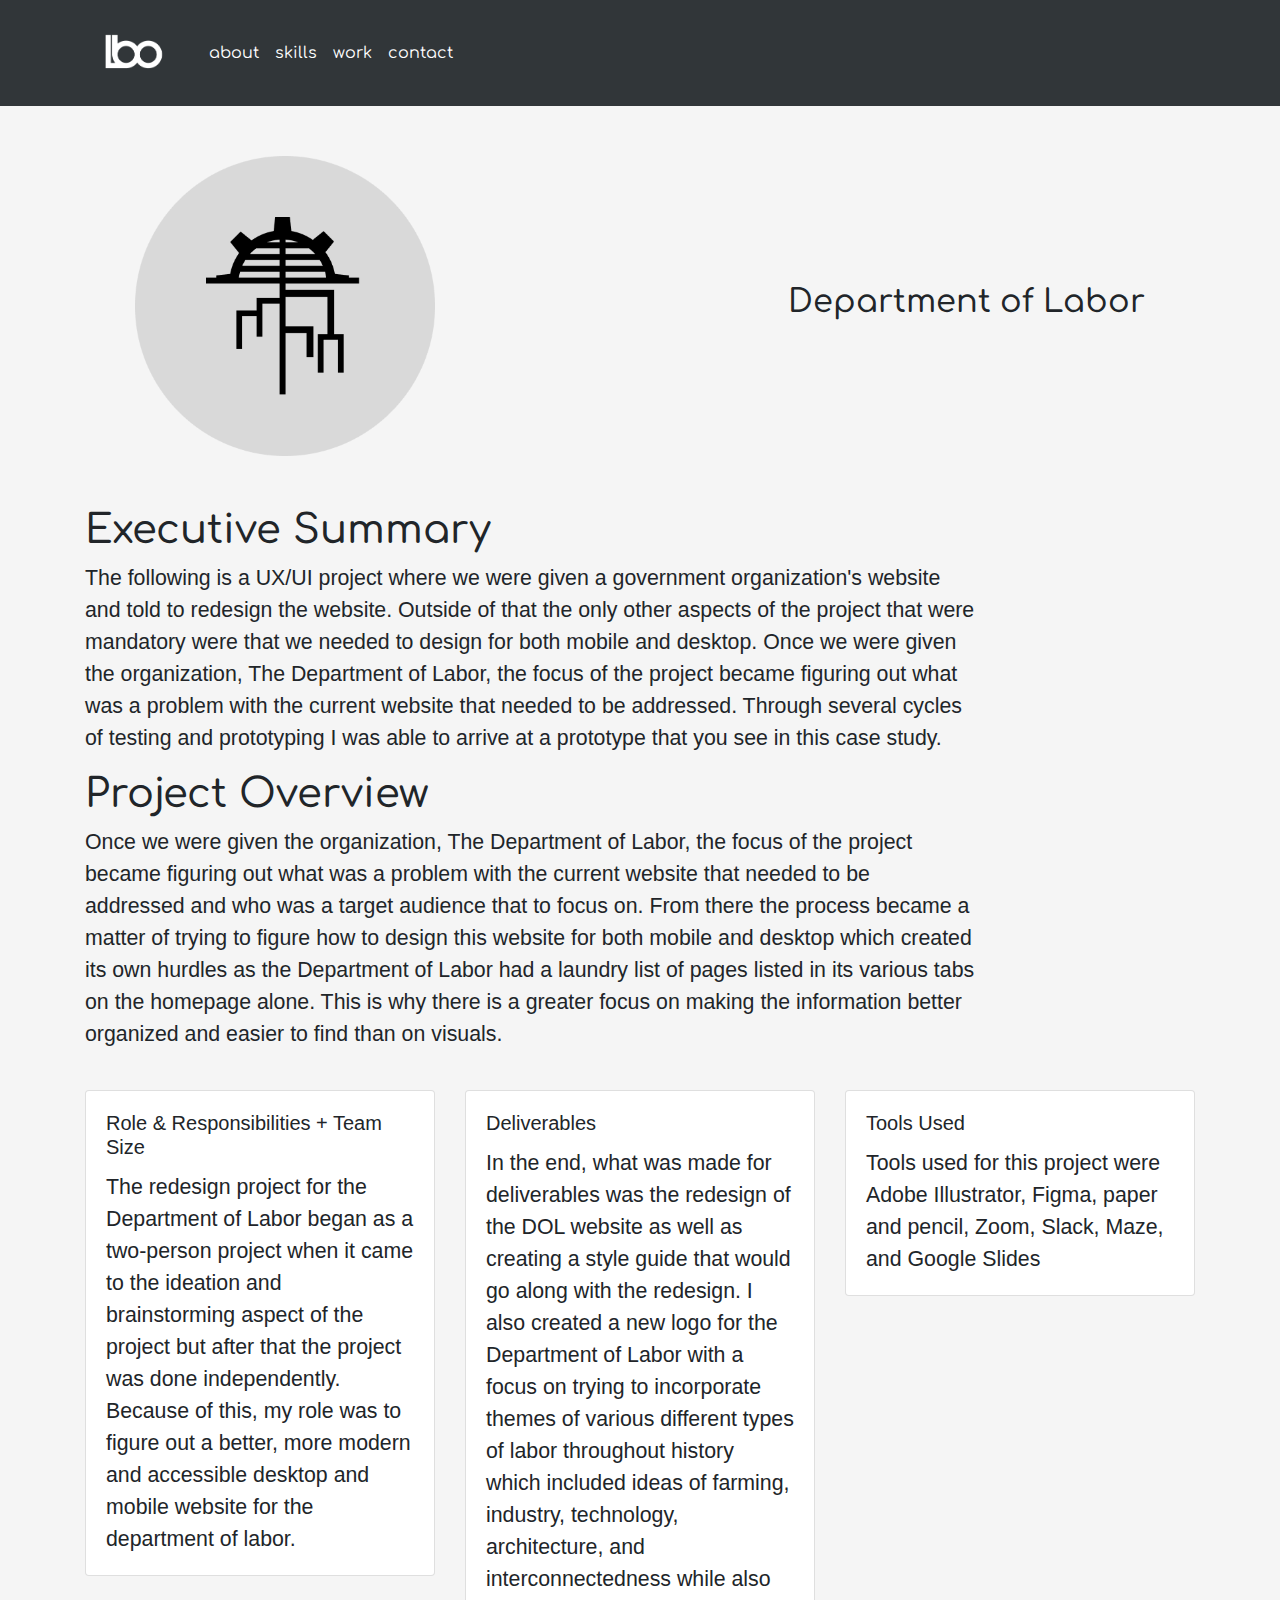
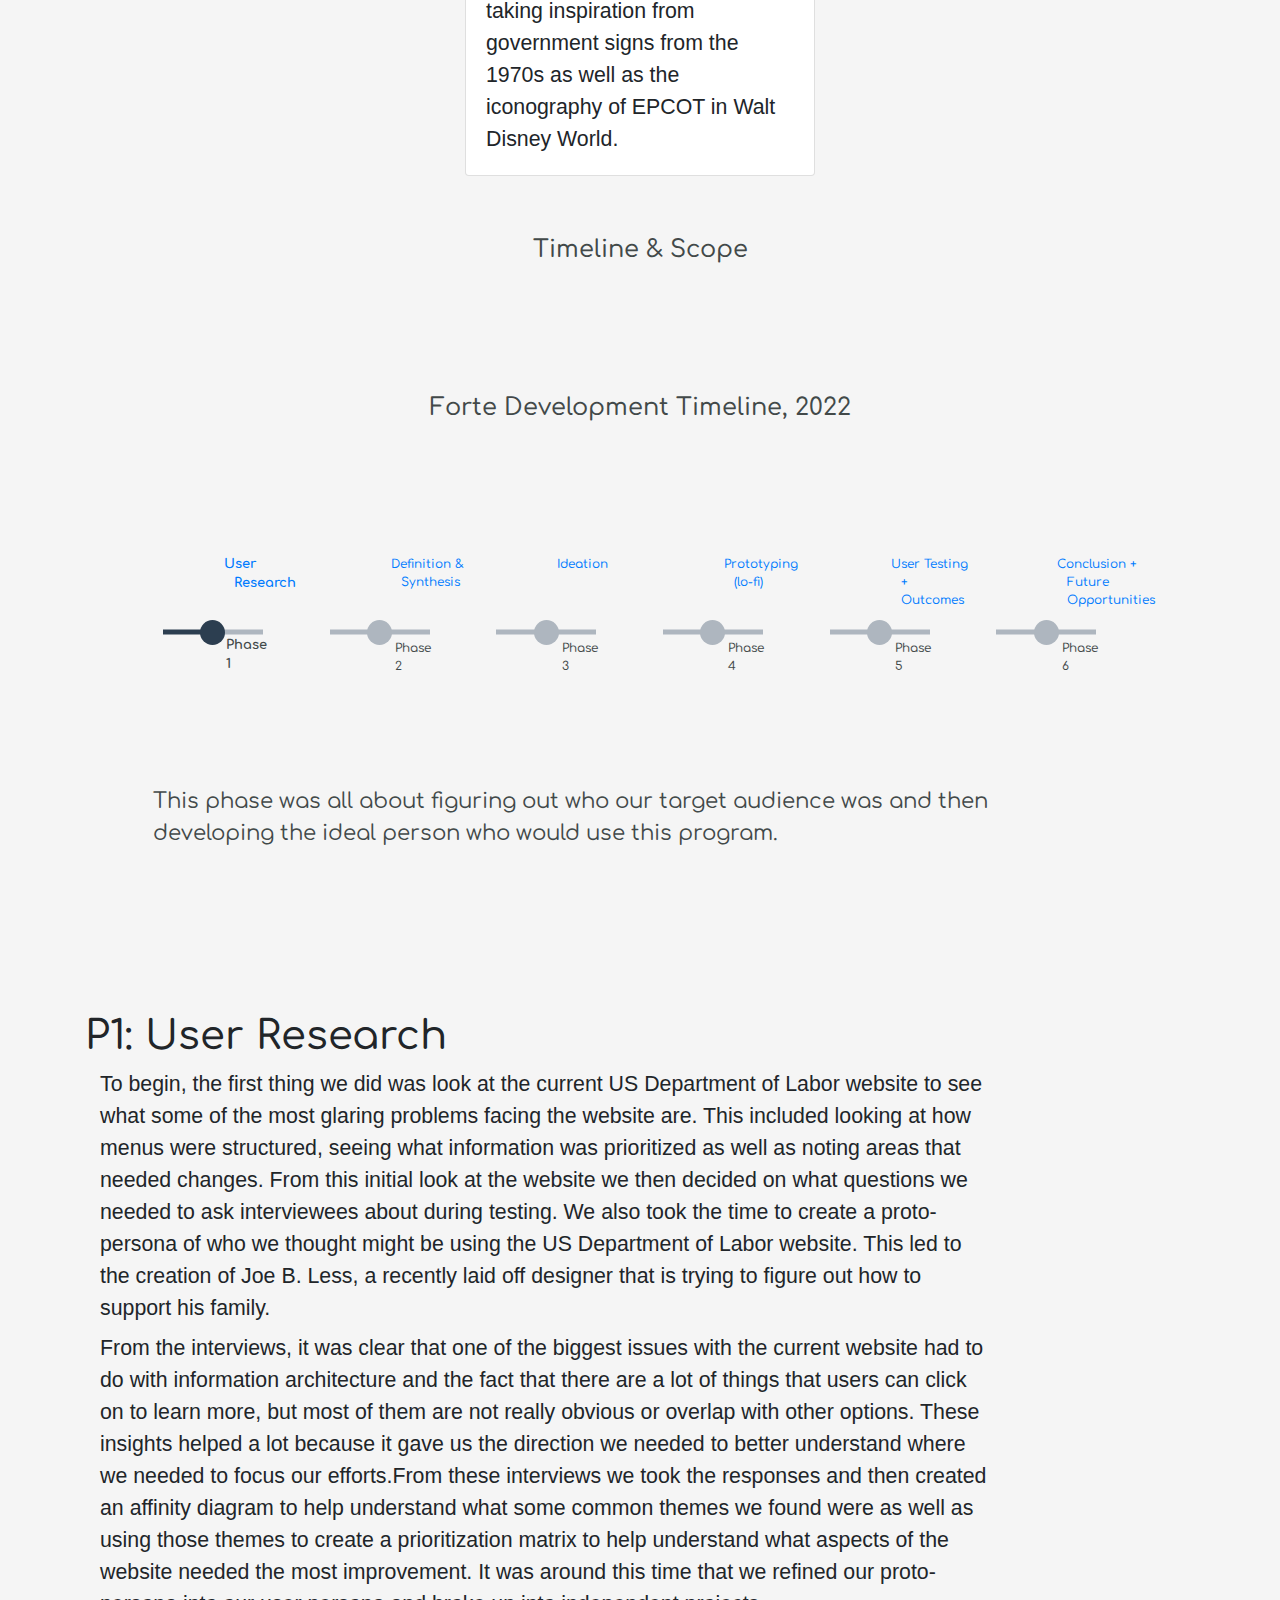
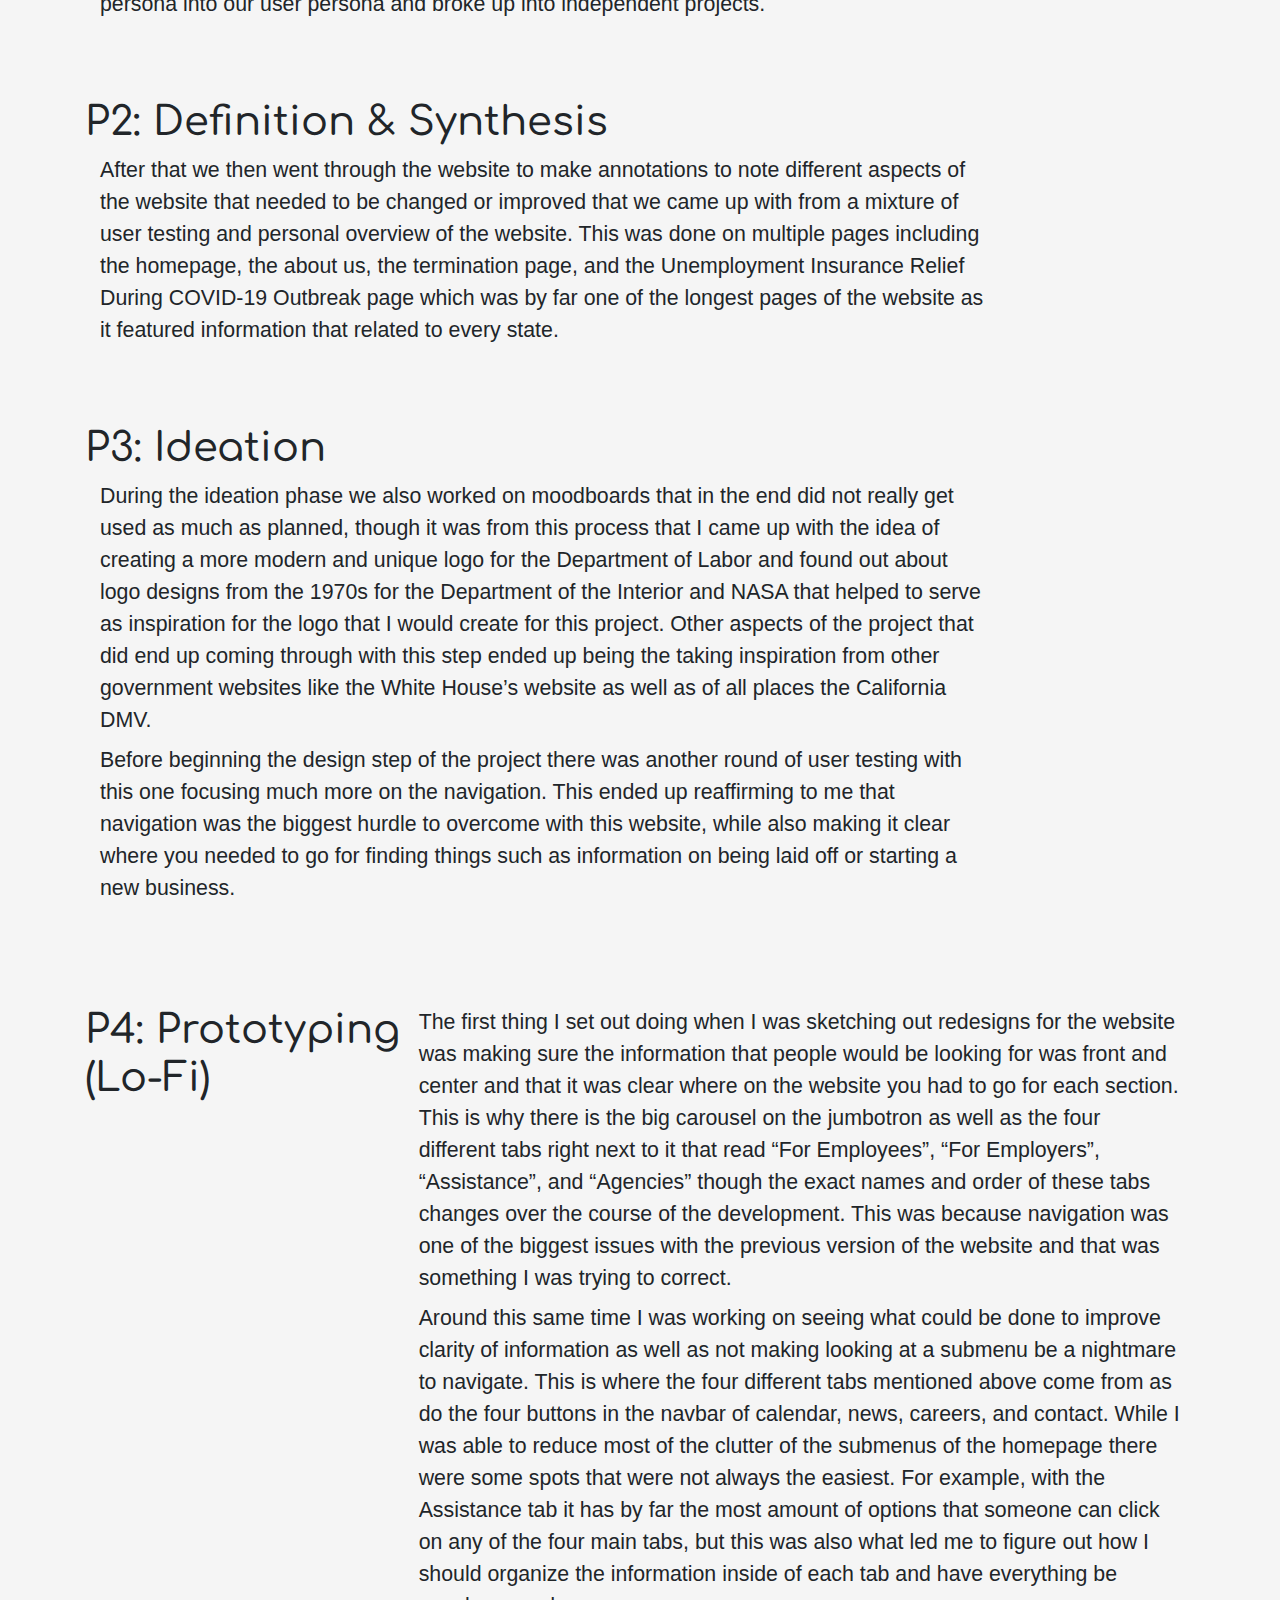
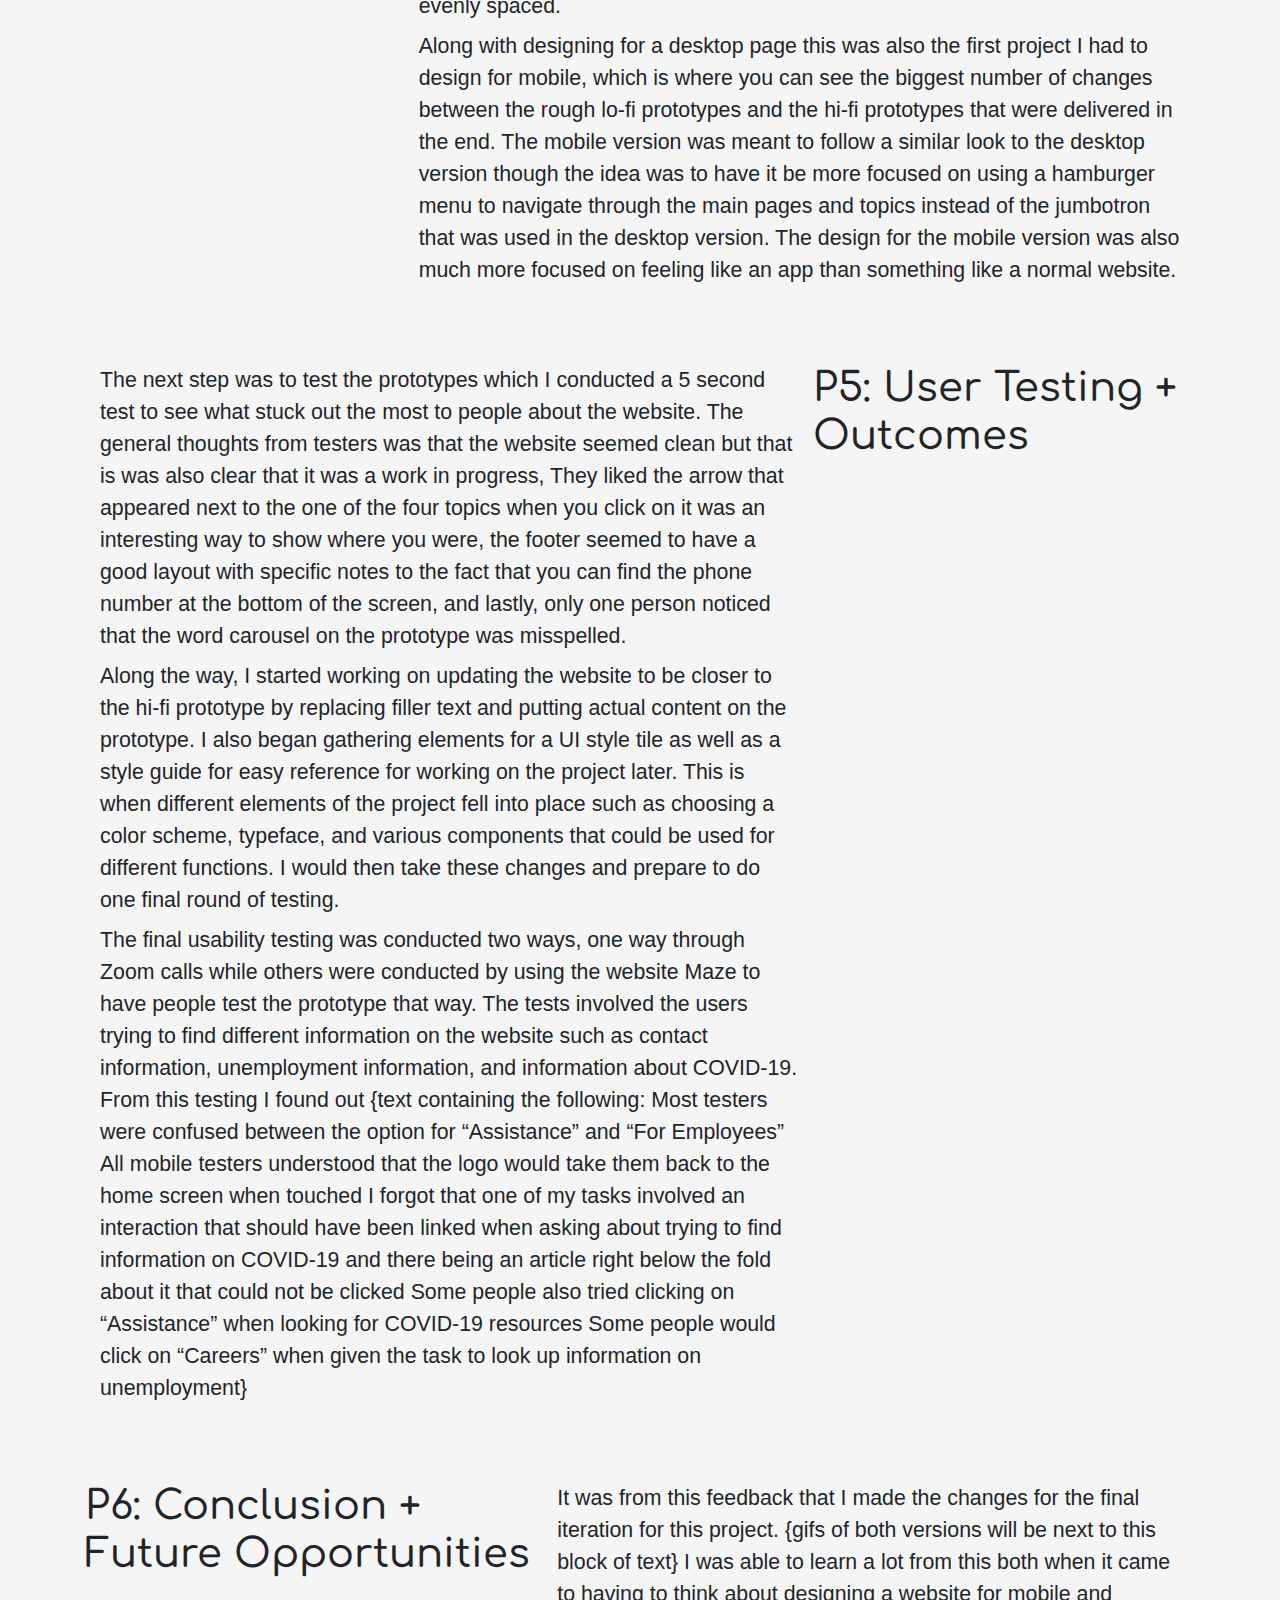
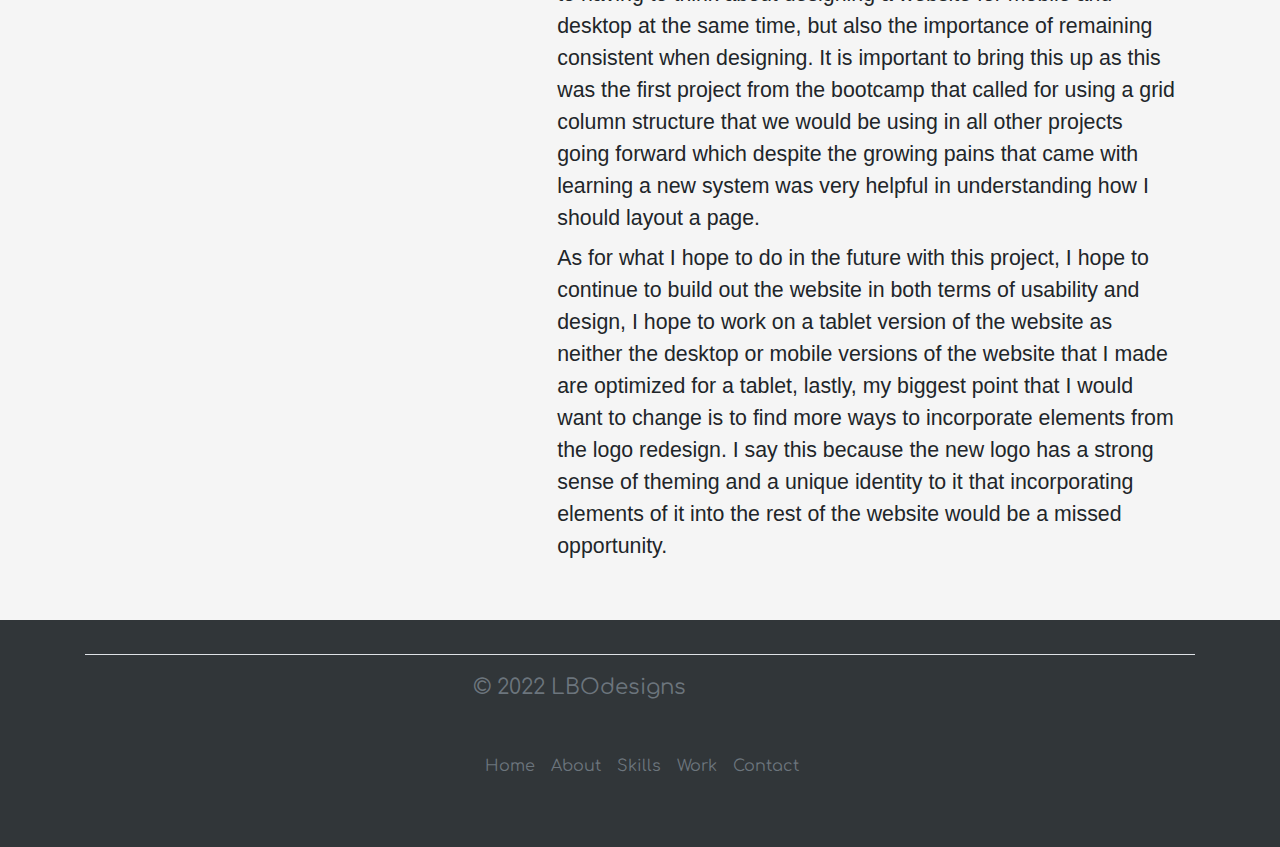
<file: dolCS.html>
<!DOCTYPE html>
<html>

<head>
    <title>Department of Labor Case Study</title>
    <link rel="stylesheet" href="https://cdn.jsdelivr.net/npm/bootstrap@4.0.0/dist/css/bootstrap.min.css"
        integrity="sha384-Gn5384xqQ1aoWXA+058RXPxPg6fy4IWvTNh0E263XmFcJlSAwiGgFAW/dAiS6JXm" crossorigin="anonymous">
    <link rel="preconnect" href="https://fonts.googleapis.com">
    <link rel="preconnect" href="https://fonts.gstatic.com" crossorigin>
    <link href="https://fonts.googleapis.com/css2?family=Comfortaa:wght@300;400;500;600;700&display=swap"
        rel="stylesheet">

    <link rel="stylesheet" href="css/stylesForte.css">

    <!-- Global site tag (gtag.js) - Google Analytics -->
    <script async src="https://www.googletagmanager.com/gtag/js?id=G-VQ3328XH34"></script>
    <script>
        window.dataLayer = window.dataLayer || [];
        function gtag() { dataLayer.push(arguments); }
        gtag('js', new Date());

        gtag('config', 'G-VQ3328XH34');
    </script>

    <!-- Hotjar Tracking Code for my site -->
    <script>
        (function (h, o, t, j, a, r) {
            h.hj = h.hj || function () { (h.hj.q = h.hj.q || []).push(arguments) };
            h._hjSettings = { hjid: 3084975, hjsv: 6 };
            a = o.getElementsByTagName('head')[0];
            r = o.createElement('script'); r.async = 1;
            r.src = t + h._hjSettings.hjid + j + h._hjSettings.hjsv;
            a.appendChild(r);
        })(window, document, 'https://static.hotjar.com/c/hotjar-', '.js?sv=');
    </script>
</head>

<body>
    <nav class="navbar navbar-expand-lg navbar-light">
        <div class="container">
            <a class="navbar-brand" href="index.html"><img src="images/lboconcept.png" width="100px" alt="logo"></a>
            <button class="navbar-toggler" type="button" data-toggle="collapse" data-target="#navbarNavAltMarkup"
                aria-controls="navbarNavAltMarkup" aria-expanded="false" aria-label="Toggle navigation">
                <span class="navbar-toggler-icon text-white"></span>
            </button>
            <div class="collapse navbar-collapse" id="navbarNavAltMarkup">
                <div class="navbar-nav">
                    <a class="nav-item nav-link text-white ni" href="about-me.html">about
                    </a>
                    <a class="nav-item nav-link  active text-white ni" href="skills.html">skills </a>
                    <a class="nav-item nav-link text-white ni" href="#">work<span class="sr-only">(current)</span></a>
                    <a class="nav-item nav-link text-white ni" href="#">contact</a>
                </div>
            </div>
        </div>
    </nav>
    <div class="container">
        <div class="csLogo">
            <img src="images/Group 62.png" alt="Department of Labor Logo" width="300px">
            <h2>Department of Labor</h2>
        </div>
    </div>
    <div class="container">
        <h1>Executive Summary
        </h1>
        <p>The following is a UX/UI project where we were given a government organization's website and told to redesign the website. Outside of that the only other aspects of the project that were mandatory were that we needed to design for both mobile and desktop. Once we were given the organization, The Department of Labor, the focus of the project became figuring out what was a problem with the current website that needed to be addressed. Through several cycles of testing and prototyping I was able to arrive at a prototype that you see in this case study. 

        </p>
        <h1>Project Overview
        </h1>
        <p>Once we were given the organization, The Department of Labor, the focus of the project became figuring out what was a problem with the current website that needed to be addressed and who was a target audience that to focus on. From there the process became a matter of trying to figure how to design this website for both mobile and desktop which created its own hurdles as the Department of Labor had a laundry list of pages listed in its various tabs on the homepage alone. This is why there is a greater focus on making the information better organized and easier to find than on visuals. 
</p>
        <br>

        <div class="row">
            <div class="col-sm-4">
                <div class="card">
                    <div class="card-body">
                        <h5 class="card-title">Role & Responsibilities + Team Size</h5>
                        <p class="card-text">The redesign project for the Department of Labor began as a two-person
                            project when it came to the ideation and brainstorming aspect of the project but after that
                            the project was done independently. Because of this, my role was to figure out a better,
                            more modern and accessible desktop and mobile website for the department of labor.
                        </p>

                    </div>
                </div>
            </div>
            <div class="col-sm-4">
                <div class="card">
                    <div class="card-body">
                        <h5 class="card-title">Deliverables</h5>
                        <p class="card-text">In the end, what was made for deliverables was the redesign of the DOL
                            website as well as creating a style guide that would go along with the redesign. I also
                            created a new logo for the Department of Labor with a focus on trying to incorporate themes
                            of various different types of labor throughout history which included ideas of farming,
                            industry, technology, architecture, and interconnectedness while also taking inspiration
                            from government signs from the 1970s as well as the iconography of EPCOT in Walt Disney
                            World.
                        </p>

                    </div>
                </div>
            </div>
            <div class="col-sm-4">
                <div class="card">
                    <div class="card-body">
                        <h5 class="card-title">Tools Used</h5>
                        <p class="card-text">Tools used for this project were Adobe Illustrator, Figma, paper and
                            pencil, Zoom, Slack, Maze, and Google Slides</p>

                    </div>
                </div>
            </div>
        </div>

        <section id="timeline">
            <h4>Timeline & Scope</h4>
            <div class="flex-parent">
                <h4>Forte Development Timeline, <span>2022</span></h4>
                <div class="flex-parent">
                    <div class="input-flex-container">
                        <input type="radio" name="timeline-dot" data-description="1910" checked>
                        <div class="dot-info" data-description="1910">
                            <span class="year">Phase 1</span>
                            <span class="label"><a href="#phase1">User Research</a></span>
                        </div>
                        <input type="radio" name="timeline-dot" data-description="1920">
                        <div class="dot-info" data-description="1920">
                            <span class="year">Phase 2</span>
                            <span class="label"><a href='#phase2'> Definition & Synthesis</a></span>
                        </div>
                        <input type="radio" name="timeline-dot" data-description="1930">
                        <div class="dot-info" data-description="1930">
                            <span class="year">Phase 3</span>
                            <span class="label"><a href='#phase3'>Ideation</a></span>
                        </div>
                        <input type="radio" name="timeline-dot" data-description="1940">
                        <div class="dot-info" data-description="1940">
                            <span class="year">Phase 4</span>
                            <span class="label"><a href='#phase4'>Prototyping (lo-fi)</a></span>
                        </div>
                        <input type="radio" name="timeline-dot" data-description="1950">
                        <div class="dot-info" data-description="1950">
                            <span class="year">Phase 5</span>
                            <span class="label"><a href='#phase5'>User Testing + Outcomes</a></span>
                        </div>
                        <input type="radio" name="timeline-dot" data-description="1960">
                        <div class="dot-info" data-description="1960">
                            <span class="year">Phase 6</span>
                            <span class="label"><a href='#phase6'>Conclusion + Future Opportunities</a></span>
                        </div>

                        <div id="timeline-descriptions-wrapper">
                            <p data-description="1910">This phase was all about figuring out who our target audience was
                                and
                                then developing the ideal person who would use this program.</p>
                            <p data-description="1920">This phase was about taking that informatino gathered from the
                                initial research and figuring out what were some pain points and issues they were
                                having.
                            </p>
                            <p data-description="1930">This phase is about developing those findings from the previous
                                step
                                and seeing what can be done to address those problems.</p>
                            <p data-description="1940">This phase is all about our initial very rough lo-fi prototyping
                                stage in which the focus was more on developing a base for the app going forward that
                                can be
                                added to and refined in future interations.</p>
                            <p data-description="1950">Once we had a intial prototype we did some user testing to came
                                back
                                with findings to figure out how this app could be improved from there.</p>
                            <p data-description="1960">Finally, here is the end of the project as of right now as well
                                as
                                potential ways this project could be shaped going forward.</p>
                        </div>
                    </div>
                </div>
        </section>
        <section id="phase1">
            <!--Should quotes be images or c/p them?-->
            <h1>P1: User Research</h1>
            <div class="container">
                <h6>To begin, the first thing we did was look at the current US Department of Labor website to see what
                    some of the most glaring problems facing the website are. This included looking at how menus were
                    structured, seeing what information was prioritized as well as noting areas that needed changes.
                    From this initial look at the website we then decided on what questions we needed to ask
                    interviewees about during testing. We also took the time to create a proto-persona of who we thought
                    might be using the US Department of Labor website. This led to the creation of Joe B. Less, a
                    recently laid off designer that is trying to figure out how to support his family. </h6>
                <h6>From the interviews, it was clear that one of the biggest issues with the current website had to do
                    with information architecture and the fact that there are a lot of things that users can click on to
                    learn more, but most of them are not really obvious or overlap with other options. These insights
                    helped a lot because it gave us the direction we needed to better understand where we needed to
                    focus our efforts.From these interviews we took the responses and then created an affinity diagram
                    to help understand what some common themes we found were as well as using those themes to create a
                    prioritization matrix to help understand what aspects of the website needed the most improvement. It
                    was around this time that we refined our proto-persona into our user persona and broke up into
                    independent projects.</h6>
            </div>
            <!--<img id="p1Quotes" src="images/Phase1Quotes.png" alt="quotes" width="90%">-->
        </section>
        <section id="phase2">
            <h1>P2: Definition & Synthesis</h1>
            <div class="container">
                <h6>After that we then went through the website to make annotations to note different aspects of the website that needed to be changed or improved that we came up with from a mixture of user testing and personal overview of the website. This was done on multiple pages including the homepage, the about us, the termination page, and the Unemployment Insurance Relief During COVID-19 Outbreak page which was by far one of the longest pages of the website as it featured information that related to every state.
                </h6>
            </div>
            <!--<img id="afImage" src="images/Group 65.png" alt="Affinity Diagram" width="90%">-->
        </section>
        <section id="phase3">
            <h1>P3: Ideation</h1>
            <div class="container">
                <h6>During the ideation phase we also worked on moodboards that in the end did not really get used as much as planned, though it was from this process that I came up with the idea of creating a more modern and unique logo for the Department of Labor and found out about logo designs from the 1970s for the Department of the Interior and NASA that helped to serve as inspiration for the logo that I would create for this project. Other aspects of the project that did end up coming through with this step ended up being the taking inspiration from other government websites like the White House’s website as well as of all places the California DMV.</h6>
                <h6>Before beginning the design step of the project there was another round of user testing with this one focusing much more on the navigation. This ended up reaffirming to me that navigation was the biggest hurdle to overcome with this website, while also making it clear where you needed to go for finding things such as information on being laid off or starting a new business.</h6>
            </div>
            <img>
        </section>
        <section id="phase4">
            <h1>P4: Prototyping (Lo-Fi)</h1>
            <div class="container">
                <h6>The first thing I set out doing when I was sketching out redesigns for the website was making sure the information that people would be looking for was front and center and that it was clear where on the website you had to go for each section. This is why there is the big carousel on the jumbotron as well as the four different tabs right next to it that read “For Employees”, “For Employers”, “Assistance”, and “Agencies” though the exact names and order of these tabs changes over the course of the development. This was because navigation was one of the biggest issues with the previous version of the website and that was something I was trying to correct.</h6>
                <h6>Around this same time I was working on seeing what could be done to improve clarity of information as well as not making looking at a submenu be a nightmare to navigate. This is where the four different tabs mentioned above come from as do the four buttons in the navbar of calendar, news, careers, and contact. While I was able to reduce most of the clutter of the submenus of the homepage there were some spots that were not always the easiest. For example, with the Assistance tab it has by far the most amount of options that someone can click on any of the four main tabs, but this was also what led me to figure out how I should organize the information inside of each tab and have everything be evenly spaced.</h6>
                <h6>Along with designing for a desktop page this was also the first project I had to design for mobile, which is where you can see the biggest number of changes between the rough lo-fi prototypes and the hi-fi prototypes that were delivered in the end. The mobile version was meant to follow a similar look to the desktop version though the idea was to have it be more focused on using a hamburger menu to navigate through the main pages and topics instead of the jumbotron that was used in the desktop version. The design for the mobile version was also much more focused on feeling like an app than something like a normal website.</h6>
            </div>
            <!--<img class="container" id='lofi' src="images/ForteLoFi.gif" alt="Lo-Fi Prototype" width="30%">-->
        </section>
        <section id="phase5">
            <h1>P5: User Testing + Outcomes</h1>
            <div class="container">
                <h6>The next step was to test the prototypes which I conducted a 5 second test to see what stuck out the most to people about the website. The general thoughts from testers was that the website seemed clean but that is was also clear that it was a work in progress, They liked the arrow that appeared next to the one of the four topics when you click on it was an interesting way to show where you were, the footer seemed to have a good layout with specific notes to the fact that you can find the phone number at the bottom of the screen, and lastly, only one person noticed that the word carousel on the prototype was misspelled.</h6>
                <h6>Along the way, I started working on updating the website to be closer to the hi-fi prototype by replacing filler text and putting actual content on the prototype. I also began gathering elements for a UI style tile as well as a style guide for easy reference for working on the project later. This is when different elements of the project fell into place such as choosing a color scheme, typeface, and various components that could be used for different functions. I would then take these changes and prepare to do one final round of testing.</h6>

                <h6>The final usability testing was conducted two ways, one way through Zoom calls while others were conducted by using the website Maze to have people test the prototype that way. The tests involved the users trying to find different information on the website such as contact information, unemployment information, and information about COVID-19. From this testing I found out {text containing the following: Most testers were confused between the option for “Assistance” and “For Employees”
                    All mobile testers understood that the logo would take them back to the home screen when touched
                    I forgot that one of my tasks involved an interaction that should have been linked when asking about trying to find information on COVID-19 and there being an article right below the fold about it that could not be clicked
                    Some people also tried clicking on “Assistance” when looking for COVID-19 resources
                    Some people would click on “Careers” when given the task to look up information on unemployment}
                    </h6>


            </div>
            <!--<img class="container" id='midfi' src="images/ForteMidFi.gif" alt="Mid-Fi Prototype" width="30%">-->
        </section>
        <section id="phase6">
            <h1>P6: Conclusion + Future Opportunities</h1>
            <div class="container conclu">
                <h6>It was from this feedback that I made the changes for the final iteration for this project. {gifs of both versions will be next to this block of text} I was able to learn a lot from this both when it came to having to think about designing a website for mobile and desktop at the same time, but also the importance of remaining consistent when designing. It is important to bring this up as this was the first project from the bootcamp that called for using a grid column structure that we would be using in all other projects going forward which despite the growing pains that came with learning a new system was very helpful in understanding how I should layout a page.</h6>

                <h6>As for what I hope to do in the future with this project, I hope to continue to build out the website in both terms of usability and design, I hope to work on a tablet version of the website as neither the desktop or mobile versions of the website that I made are optimized for a tablet, lastly, my biggest point that I would want to change is to find more ways to incorporate elements from the logo redesign. I say this because the new logo has a strong sense of theming and a unique identity to it that incorporating elements of it into the rest of the website would be a missed opportunity.  </h6>
            </div>
            <!--<img class="container" id="hifi" src="images/ForteHiFi.gif" alt="Hi-Fi Prototype" width="30%">-->
        </section>
    </div>
    <div>
        <footer>
            <div class="container" id="ftCon">
                <footer class="d-flex flex-wrap justify-content-between align-items-center py-3 my-4 border-top">
                    <p class="col-md-4 mb-0 text-muted">&copy; 2022 LBOdesigns</p>

                    <a href="/"
                        class="col-md-4 d-flex align-items-center justify-content-center mb-3 mb-md-0 me-md-auto link-dark text-decoration-none">
                        <svg class="bi me-2" width="40" height="32">
                            <use xlink:href="#bootstrap" />
                        </svg>
                    </a>

                    <ul class="nav col-md-4 justify-content-end">
                        <li class="nav-item"><a href="index.html" class="nav-link px-2 text-muted">Home</a></li>
                        <li class="nav-item"><a href="about-me.html" class="nav-link px-2 text-muted">About</a></li>
                        <li class="nav-item"><a href="skills.html" class="nav-link px-2 text-muted">Skills</a></li>
                        <li class="nav-item"><a href="#" class="nav-link px-2 text-muted">Work</a></li>
                        <li class="nav-item"><a href="#" class="nav-link px-2 text-muted">Contact</a></li>
                    </ul>
                </footer>
            </div>

        </footer>
    </div>
</body>
<script src="https://code.jquery.com/jquery-3.2.1.slim.min.js"
    integrity="sha384-KJ3o2DKtIkvYIK3UENzmM7KCkRr/rE9/Qpg6aAZGJwFDMVNA/GpGFF93hXpG5KkN"
    crossorigin="anonymous"></script>
<script src="https://cdn.jsdelivr.net/npm/popper.js@1.12.9/dist/umd/popper.min.js"
    integrity="sha384-ApNbgh9B+Y1QKtv3Rn7W3mgPxhU9K/ScQsAP7hUibX39j7fakFPskvXusvfa0b4Q"
    crossorigin="anonymous"></script>
<script src="https://cdn.jsdelivr.net/npm/bootstrap@4.0.0/dist/js/bootstrap.min.js"
    integrity="sha384-JZR6Spejh4U02d8jOt6vLEHfe/JQGiRRSQQxSfFWpi1MquVdAyjUar5+76PVCmYl"
    crossorigin="anonymous"></script>
<script>$(function () {
        $('[data-toggle="tooltip"]').tooltip()
    })</script>

<script>$('.dropdown-toggle').dropdown()</script>

<script>function myFunction() {
        var x = document.getElementById("myTopnav");
        if (x.className === "topnav") {
            x.className += " responsive";
        } else {
            x.className = "topnav";
        }
    }</script>

<script src="js/index.js"></script>

<script>$(function () {
        var inputs = $('.input');
        var paras = $('.description-flex-container').find('p');
        inputs.click(function () {
            var t = $(this),
                ind = t.index(),
                matchedPara = paras.eq(ind);

            t.add(matchedPara).addClass('active');
            inputs.not(t).add(paras.not(matchedPara)).removeClass('active');
        });
    });</script>

</html>
</file>
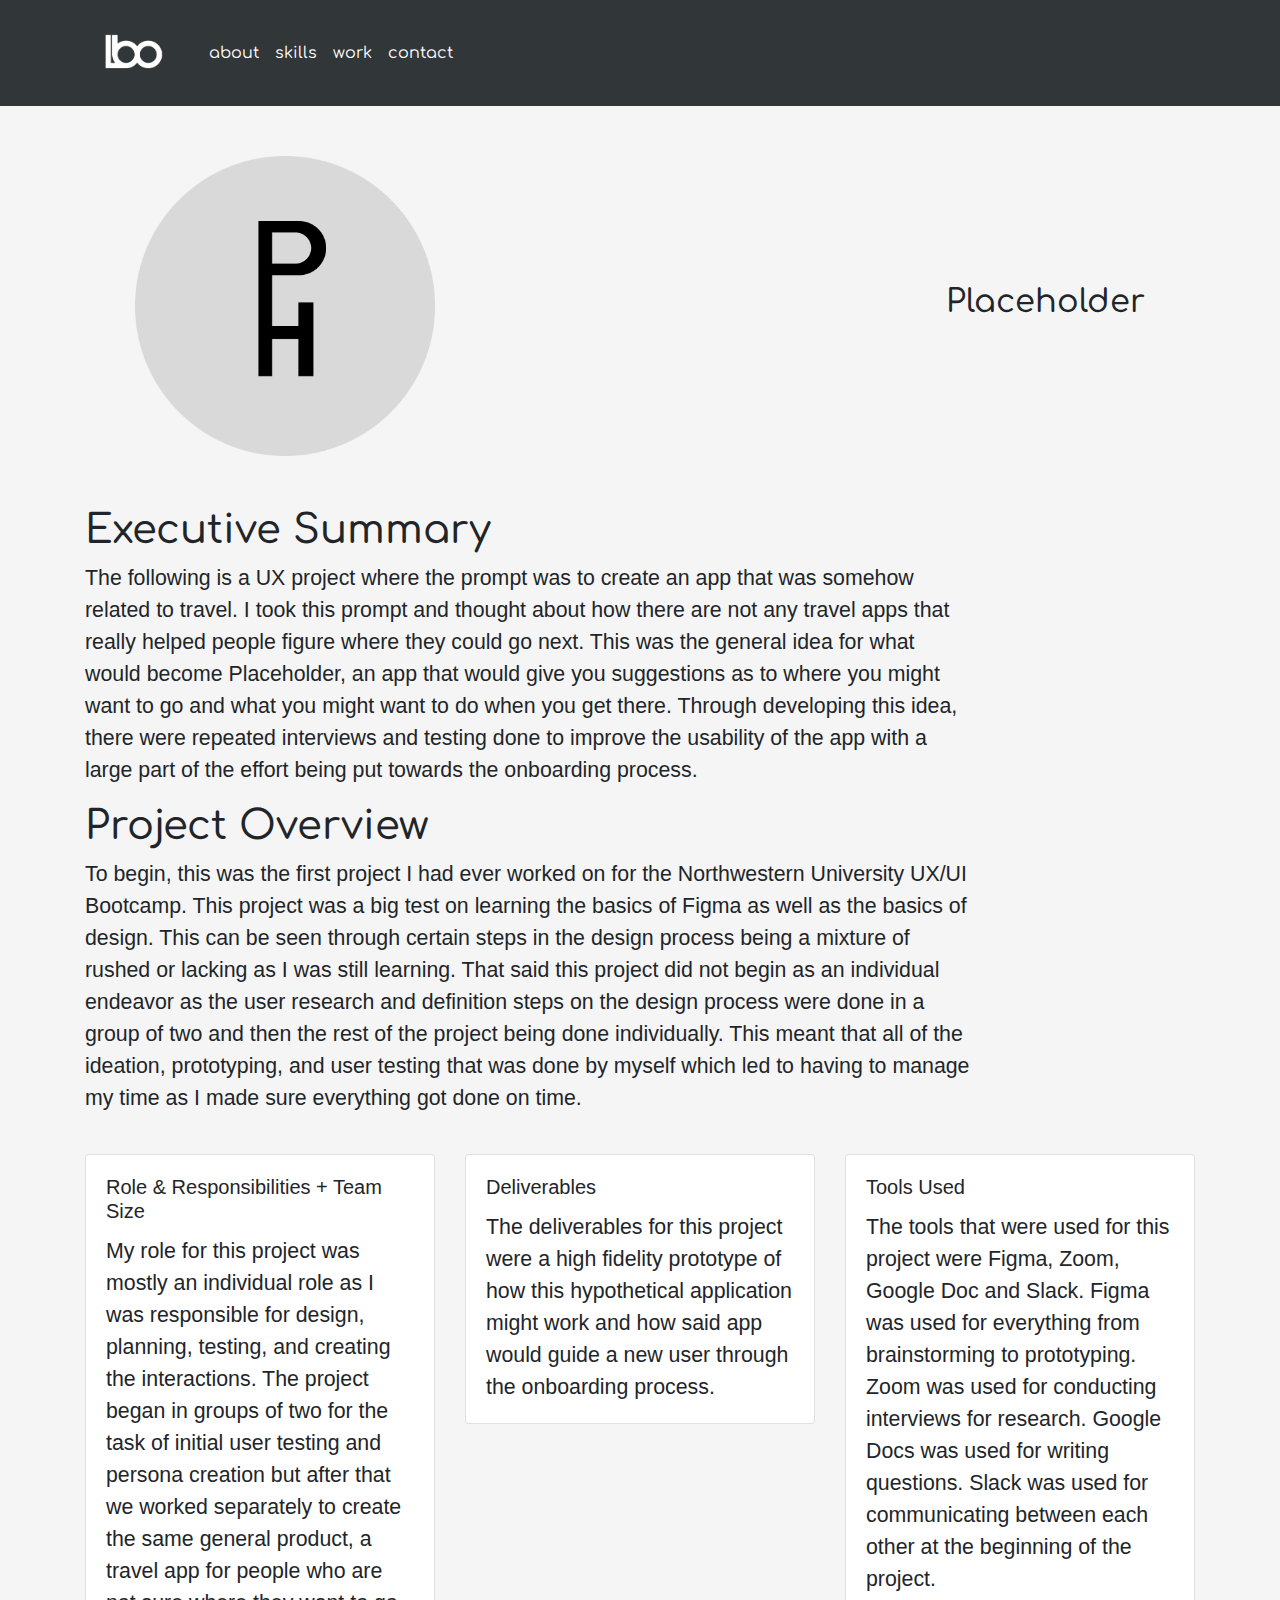
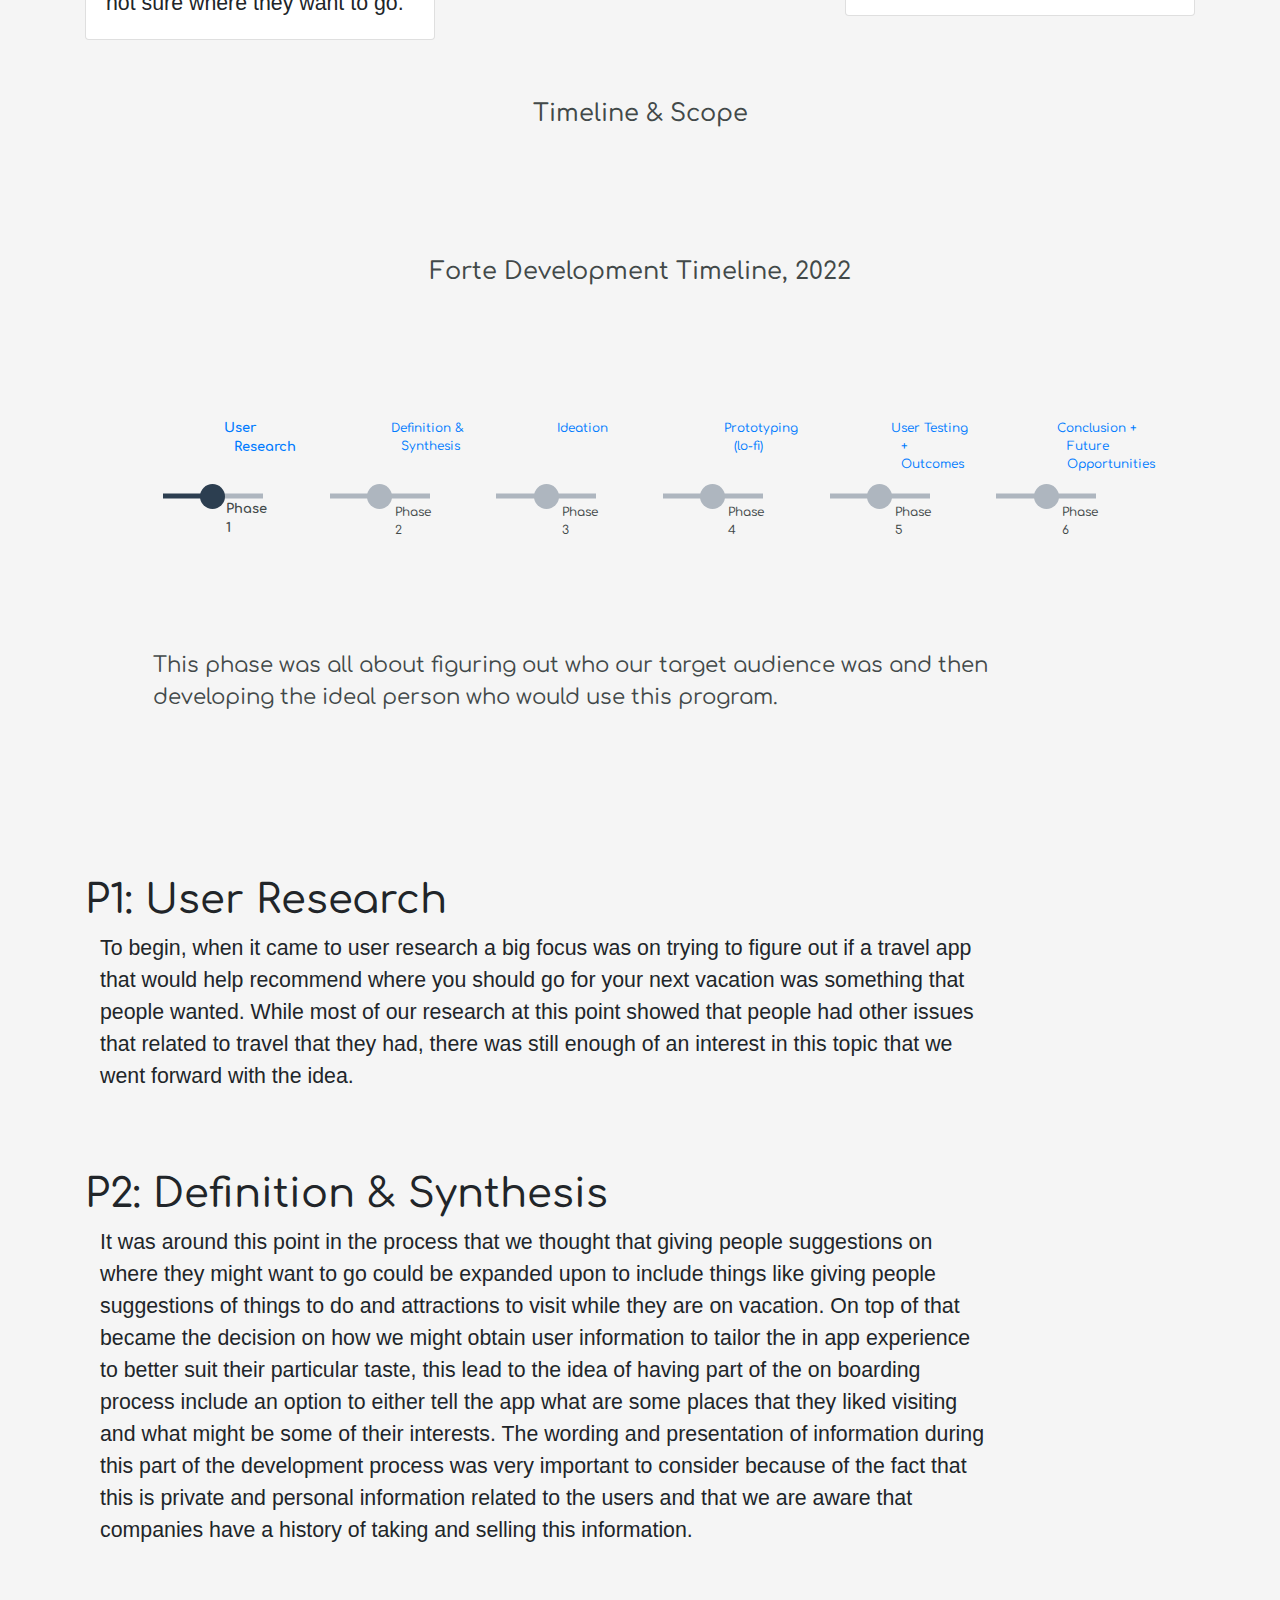
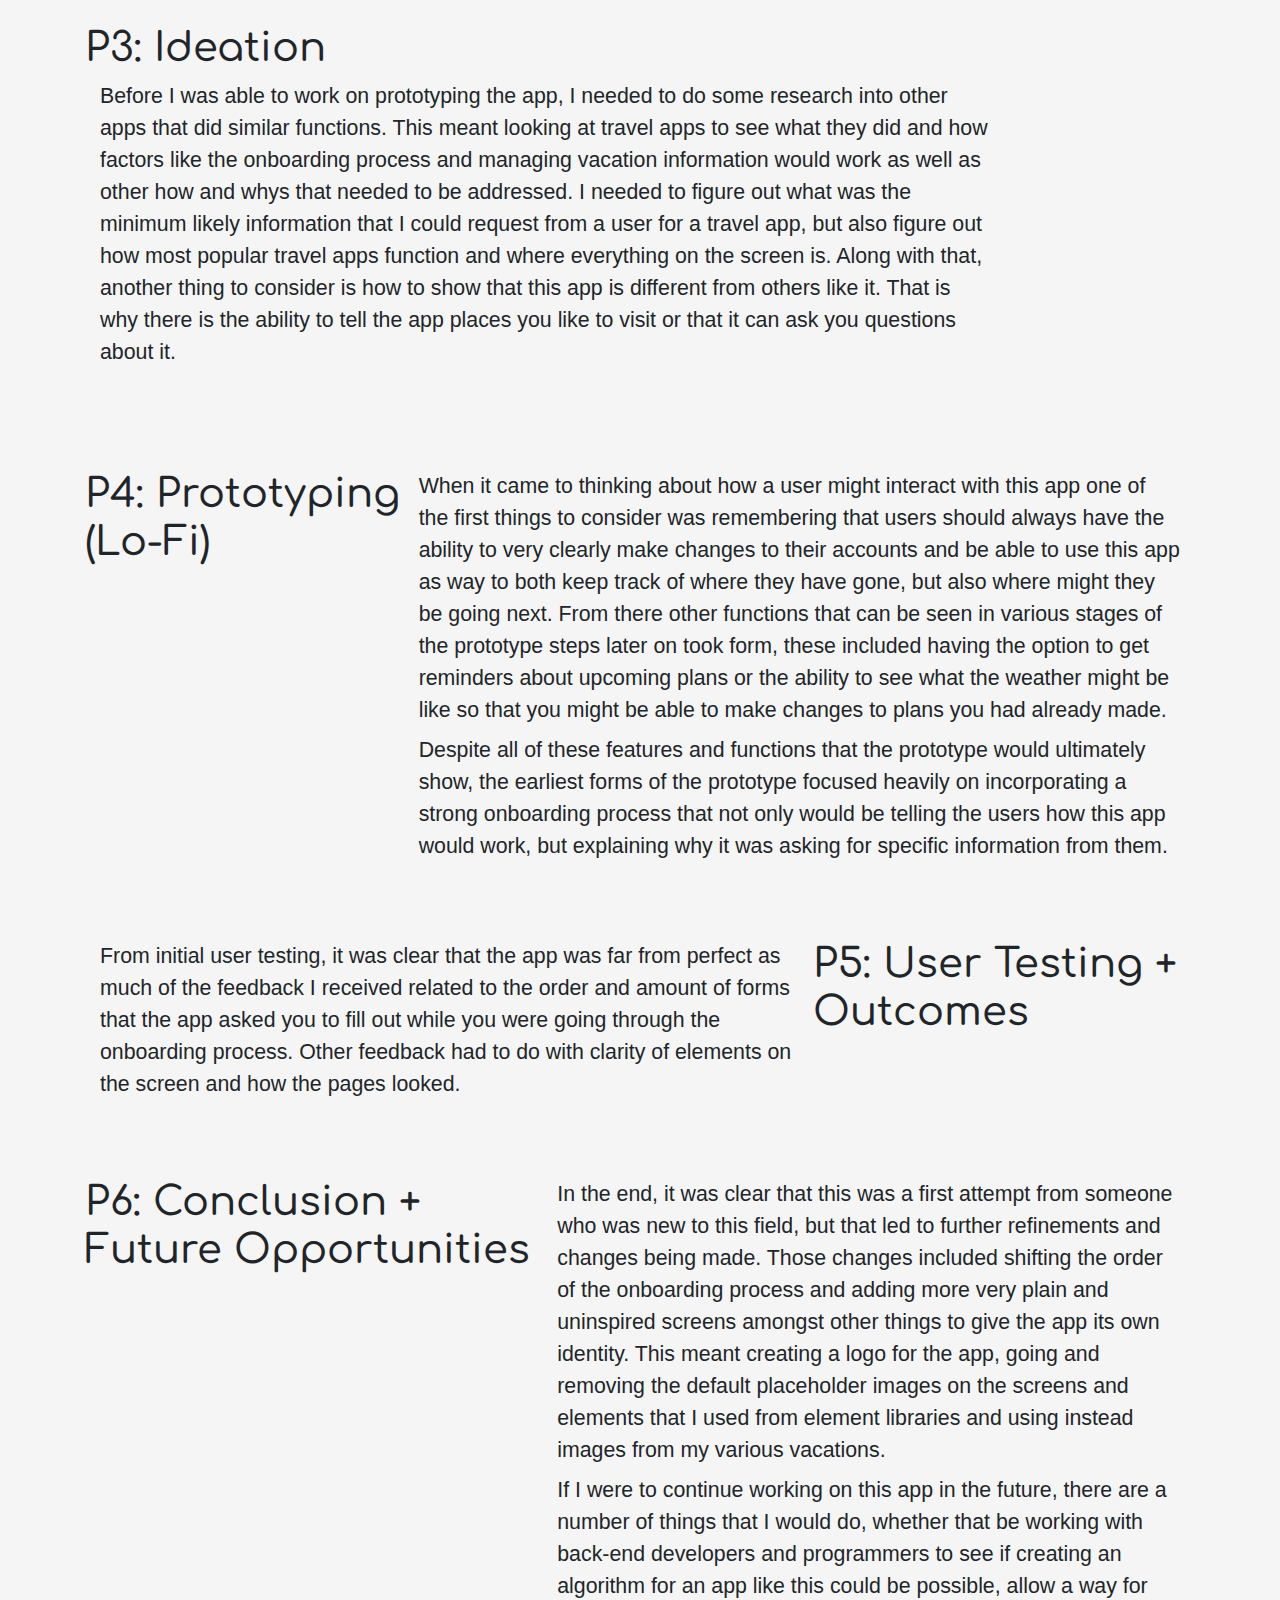
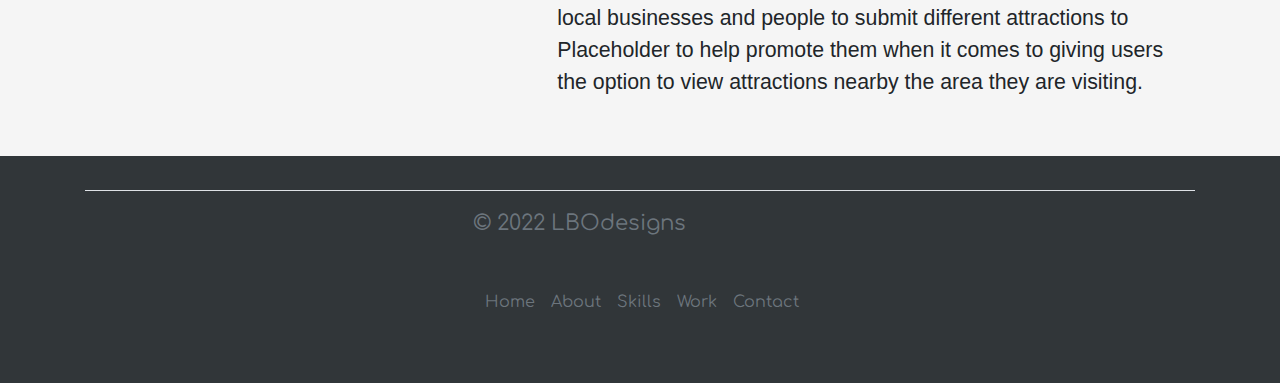
<file: placeholderCS.html>
<!DOCTYPE html>
<html>

<head>
    <title>Placeholder Case Study</title>
    <link rel="stylesheet" href="https://cdn.jsdelivr.net/npm/bootstrap@4.0.0/dist/css/bootstrap.min.css"
        integrity="sha384-Gn5384xqQ1aoWXA+058RXPxPg6fy4IWvTNh0E263XmFcJlSAwiGgFAW/dAiS6JXm" crossorigin="anonymous">
    <link rel="preconnect" href="https://fonts.googleapis.com">
    <link rel="preconnect" href="https://fonts.gstatic.com" crossorigin>
    <link href="https://fonts.googleapis.com/css2?family=Comfortaa:wght@300;400;500;600;700&display=swap"
        rel="stylesheet">

    <link rel="stylesheet" href="css/stylesForte.css">

    <!-- Global site tag (gtag.js) - Google Analytics -->
<script async src="https://www.googletagmanager.com/gtag/js?id=G-VQ3328XH34"></script>
<script>
  window.dataLayer = window.dataLayer || [];
  function gtag(){dataLayer.push(arguments);}
  gtag('js', new Date());

  gtag('config', 'G-VQ3328XH34');
</script>

<!-- Hotjar Tracking Code for my site -->
<script>
    (function(h,o,t,j,a,r){
        h.hj=h.hj||function(){(h.hj.q=h.hj.q||[]).push(arguments)};
        h._hjSettings={hjid:3084975,hjsv:6};
        a=o.getElementsByTagName('head')[0];
        r=o.createElement('script');r.async=1;
        r.src=t+h._hjSettings.hjid+j+h._hjSettings.hjsv;
        a.appendChild(r);
    })(window,document,'https://static.hotjar.com/c/hotjar-','.js?sv=');
</script>
</head>

<body>
    <nav class="navbar navbar-expand-lg navbar-light">
        <div class="container">
            <a class="navbar-brand" href="index.html"><img src="images/lboconcept.png" width="100px" alt="logo"></a>
            <button class="navbar-toggler" type="button" data-toggle="collapse" data-target="#navbarNavAltMarkup"
                aria-controls="navbarNavAltMarkup" aria-expanded="false" aria-label="Toggle navigation">
                <span class="navbar-toggler-icon text-white"></span>
            </button>
            <div class="collapse navbar-collapse" id="navbarNavAltMarkup">
                <div class="navbar-nav">
                    <a class="nav-item nav-link text-white ni" href="about-me.html">about
                    </a>
                    <a class="nav-item nav-link  active text-white ni" href="skills.html">skills </a>
                    <a class="nav-item nav-link text-white ni" href="#">work<span
                        class="sr-only">(current)</span></a>
                    <a class="nav-item nav-link text-white ni" href="#">contact</a>
                </div>
            </div>
        </div>
    </nav>
    <div class="container">
        <div class="csLogo">
            <img src="images/Group 61.png" alt="Placeholder Logo" width="300px">
            <h2>Placeholder</h2>
        </div>
    </div>
    <div class="container">
        <h1>Executive Summary
        </h1>
        <p>The following is a UX project where the prompt was to create an app that was somehow related to travel. I took this prompt and thought about how there are not any travel apps that really helped people figure where they could go next. This was the general idea for what would become Placeholder, an app that would give you suggestions as to where you might want to go and what you might want to do when you get there. Through developing this idea, there were repeated interviews and testing done to improve the usability of the app with a large part of the effort being put towards the onboarding process. 

        </p>
        <h1>Project Overview
        </h1>
        <p>To begin, this was the first project I had ever worked on for the Northwestern University UX/UI Bootcamp. This project was a big test on learning the basics of Figma as well as the basics of design. This can be seen through certain steps in the design process being a mixture of rushed or lacking as I was still learning. That said this project did not begin as an individual endeavor as the user research and definition steps on the design process were done in a group of two and then the rest of the project being done individually. This meant that all of the ideation, prototyping, and user testing that was done by myself which led to having to manage my time as I made sure everything got done on time. 
            </p>
        <br>

        <div class="row">
            <div class="col-sm-4">
                <div class="card">
                    <div class="card-body">
                        <h5 class="card-title">Role & Responsibilities + Team Size</h5>
                        <p class="card-text">My role for this project was mostly an individual role as I was responsible for design, planning, testing, and creating the interactions. The project began in groups of two for the task of initial user testing and persona creation but after that we worked separately to create the same general product, a travel app for people who are not sure where they want to go. 
                        </p>

                    </div>
                </div>
            </div>
            <div class="col-sm-4">
                <div class="card">
                    <div class="card-body">
                        <h5 class="card-title">Deliverables</h5>
                        <p class="card-text">The deliverables for this project were a high fidelity prototype of how this hypothetical application might work and how said app would guide a new user through the onboarding process. 
                        </p>

                    </div>
                </div>
            </div>
            <div class="col-sm-4">
                <div class="card">
                    <div class="card-body">
                        <h5 class="card-title">Tools Used</h5>
                        <p class="card-text">The tools that were used for this project were Figma, Zoom, Google Doc and Slack. Figma was used for everything from brainstorming to prototyping. Zoom was used for conducting interviews for research. Google Docs was used for writing questions. Slack was used for communicating between each other at the beginning of the project. </p>

                    </div>
                </div>
            </div>
        </div>

        <section id="timeline">
            <h4>Timeline & Scope</h4>
            <div class="flex-parent">
                <h4>Forte Development Timeline, <span>2022</span></h4>
                <div class="flex-parent">
                    <div class="input-flex-container">
                        <input type="radio" name="timeline-dot" data-description="1910" checked>
                        <div class="dot-info" data-description="1910">
                            <span class="year">Phase 1</span>
                            <span class="label"><a href="#phase1">User Research</a></span>
                        </div>
                        <input type="radio" name="timeline-dot" data-description="1920">
                        <div class="dot-info" data-description="1920">
                            <span class="year">Phase 2</span>
                            <span class="label"><a href='#phase2'> Definition & Synthesis</a></span>
                        </div>
                        <input type="radio" name="timeline-dot" data-description="1930">
                        <div class="dot-info" data-description="1930">
                            <span class="year">Phase 3</span>
                            <span class="label"><a href='#phase3'>Ideation</a></span>
                        </div>
                        <input type="radio" name="timeline-dot" data-description="1940">
                        <div class="dot-info" data-description="1940">
                            <span class="year">Phase 4</span>
                            <span class="label"><a href='#phase4'>Prototyping (lo-fi)</a></span>
                        </div>
                        <input type="radio" name="timeline-dot" data-description="1950">
                        <div class="dot-info" data-description="1950">
                            <span class="year">Phase 5</span>
                            <span class="label"><a href='#phase5'>User Testing + Outcomes</a></span>
                        </div>
                        <input type="radio" name="timeline-dot" data-description="1960">
                        <div class="dot-info" data-description="1960">
                            <span class="year">Phase 6</span>
                            <span class="label"><a href='#phase6'>Conclusion + Future Opportunities</a></span>
                        </div>

                        <div id="timeline-descriptions-wrapper">
                            <p data-description="1910">This phase was all about figuring out who our target audience was
                                and
                                then developing the ideal person who would use this program.</p>
                            <p data-description="1920">This phase was about taking that informatino gathered from the
                                initial research and figuring out what were some pain points and issues they were
                                having.
                            </p>
                            <p data-description="1930">This phase is about developing those findings from the previous
                                step
                                and seeing what can be done to address those problems.</p>
                            <p data-description="1940">This phase is all about our initial very rough lo-fi prototyping
                                stage in which the focus was more on developing a base for the app going forward that
                                can be
                                added to and refined in future interations.</p>
                            <p data-description="1950">Once we had a intial prototype we did some user testing to came
                                back
                                with findings to figure out how this app could be improved from there.</p>
                            <p data-description="1960">Finally, here is the end of the project as of right now as well
                                as
                                potential ways this project could be shaped going forward.</p>
                        </div>
                    </div>
                </div>
        </section>
        <section id="phase1">
            <!--Should quotes be images or c/p them?-->
            <h1>P1: User Research</h1>
            <div class="container">
            <h6>To begin, when it came to user research a big focus was on trying to figure out if a travel app that would help recommend where you should go for your next vacation was something that people wanted. While most of our research at this point showed that people had other issues that related to travel that they had, there was still enough of an interest in this topic that we went forward with the idea.</h6>
            </div>
            <!--<img id="p1Quotes" src="images/Phase1Quotes.png" alt="quotes" width="90%">-->
        </section>
        <section id="phase2">
        <h1>P2: Definition & Synthesis</h1>
        <div class="container">
        <h6>It was around this point in the process that we thought that giving people suggestions on where they might want to go could be expanded upon to include things like giving people suggestions of things to do and attractions to visit while they are on vacation. On top of that became the decision on how we might obtain user information to tailor the in app experience to better suit their particular taste, this lead to the idea of having part of the on boarding process include an option to either tell the app what are some places that they liked visiting and what might be some of their interests. The wording and presentation of information during this part of the development process was very important to consider because of the fact that this is private and personal information related to the users and that we are aware that companies have a history of taking and selling this information. </h6>
        </div>
        <!--<img id="afImage" src="images/Group 65.png" alt="Affinity Diagram" width="90%">-->
        </section>
        <section id="phase3">
        <h1>P3: Ideation</h1>
        <div class="container">
        <h6>Before I was able to work on prototyping the app, I needed to do some research into other apps that did similar functions. This meant looking at travel apps to see what they did and how factors like the onboarding process and managing vacation information would work as well as other how and whys that needed to be addressed. I needed to figure out what was the minimum likely information that I could request from a user for a travel app, but also figure out how most popular travel apps function and where everything on the screen is. Along with that, another thing to consider is how to show that this app is different from others like it. That is why there is the ability to tell the app places you like to visit or that it can ask you questions about it.</h6>
        </div>
        <img>
        </section>
        <section id="phase4">
        <h1>P4: Prototyping (Lo-Fi)</h1>
        <div class="container">
        <h6>When it came to thinking about how a user might interact with this app one of the first things to consider was remembering that users should always have the ability to very clearly make changes to their accounts and be able to use this app as way to both keep track of where they have gone, but also where might they be going next. From there other functions that can be seen in various stages of the prototype steps later on took form, these included having the option to get reminders about upcoming plans or the ability to see what the weather might be like so that you might be able to make changes to plans you had already made. 
        </h6>
            <h6>Despite all of these features and functions that the prototype would ultimately show, the earliest forms of the prototype focused heavily on incorporating a strong onboarding process that not only would be telling the users how this app would work, but explaining why it was asking for specific information from them. </h6>
        </div>
            <!--<img class="container" id='lofi' src="images/ForteLoFi.gif" alt="Lo-Fi Prototype" width="30%">-->
        </section>
        <section id="phase5">
        <h1>P5: User Testing + Outcomes</h1>
        <div class="container">
        <h6>From initial user testing, it was clear that the app was far from perfect as much of the feedback I received related to the order and amount of forms that the app asked you to fill out while you were going through the onboarding process. Other feedback had to do with clarity of elements on the screen and how the pages looked. </h6>
        </div>
            <!--<img class="container" id='midfi' src="images/ForteMidFi.gif" alt="Mid-Fi Prototype" width="30%">-->
        </section>
        <section id="phase6">
        <h1>P6: Conclusion + Future Opportunities</h1>
        <div class="container conclu">
        <h6>In the end, it was clear that this was a first attempt from someone who was new to this field, but that led to further refinements and changes being made. Those changes included shifting the order of the onboarding process and adding more very plain and uninspired screens amongst other things to give the app its own identity. This meant creating a logo for the app, going and removing the default placeholder images on the screens and elements that I used from element libraries and using instead images from my various vacations. 
        </h6>

        <h6>If I were to continue working on this app in the future, there are a number of things that I would do, whether that be working with back-end developers and programmers to see if creating an algorithm for an app like this could be possible, allow a way for local businesses and people to submit different attractions to Placeholder to help promote them when it comes to giving users the option to view attractions nearby the area they are visiting.</h6>
        </div>
        <!--<img class="container" id="hifi" src="images/ForteHiFi.gif" alt="Hi-Fi Prototype" width="30%">-->
        </section>
    </div>
    <div>
        <footer>
            <div class="container" id="ftCon">
                <footer class="d-flex flex-wrap justify-content-between align-items-center py-3 my-4 border-top">
                  <p class="col-md-4 mb-0 text-muted">&copy; 2022 LBOdesigns</p>
              
                  <a href="/" class="col-md-4 d-flex align-items-center justify-content-center mb-3 mb-md-0 me-md-auto link-dark text-decoration-none">
                    <svg class="bi me-2" width="40" height="32"><use xlink:href="#bootstrap"/></svg>
                  </a>
              
                  <ul class="nav col-md-4 justify-content-end">
                    <li class="nav-item"><a href="index.html" class="nav-link px-2 text-muted">Home</a></li>
                    <li class="nav-item"><a href="about-me.html" class="nav-link px-2 text-muted">About</a></li>
                    <li class="nav-item"><a href="skills.html" class="nav-link px-2 text-muted">Skills</a></li>
                    <li class="nav-item"><a href="#" class="nav-link px-2 text-muted">Work</a></li>
                    <li class="nav-item"><a href="#" class="nav-link px-2 text-muted">Contact</a></li>
                  </ul>
                </footer>
              </div>
              
        </footer>
    </div>
</body>
<script src="https://code.jquery.com/jquery-3.2.1.slim.min.js"
    integrity="sha384-KJ3o2DKtIkvYIK3UENzmM7KCkRr/rE9/Qpg6aAZGJwFDMVNA/GpGFF93hXpG5KkN"
    crossorigin="anonymous"></script>
<script src="https://cdn.jsdelivr.net/npm/popper.js@1.12.9/dist/umd/popper.min.js"
    integrity="sha384-ApNbgh9B+Y1QKtv3Rn7W3mgPxhU9K/ScQsAP7hUibX39j7fakFPskvXusvfa0b4Q"
    crossorigin="anonymous"></script>
<script src="https://cdn.jsdelivr.net/npm/bootstrap@4.0.0/dist/js/bootstrap.min.js"
    integrity="sha384-JZR6Spejh4U02d8jOt6vLEHfe/JQGiRRSQQxSfFWpi1MquVdAyjUar5+76PVCmYl"
    crossorigin="anonymous"></script>
<script>$(function () {
        $('[data-toggle="tooltip"]').tooltip()
    })</script>

<script>$('.dropdown-toggle').dropdown()</script>

<script>function myFunction() {
        var x = document.getElementById("myTopnav");
        if (x.className === "topnav") {
            x.className += " responsive";
        } else {
            x.className = "topnav";
        }
    }</script>

<script src="js/index.js"></script>

<script>$(function () {
        var inputs = $('.input');
        var paras = $('.description-flex-container').find('p');
        inputs.click(function () {
            var t = $(this),
                ind = t.index(),
                matchedPara = paras.eq(ind);

            t.add(matchedPara).addClass('active');
            inputs.not(t).add(paras.not(matchedPara)).removeClass('active');
        });
    });</script>

</html>
</file>
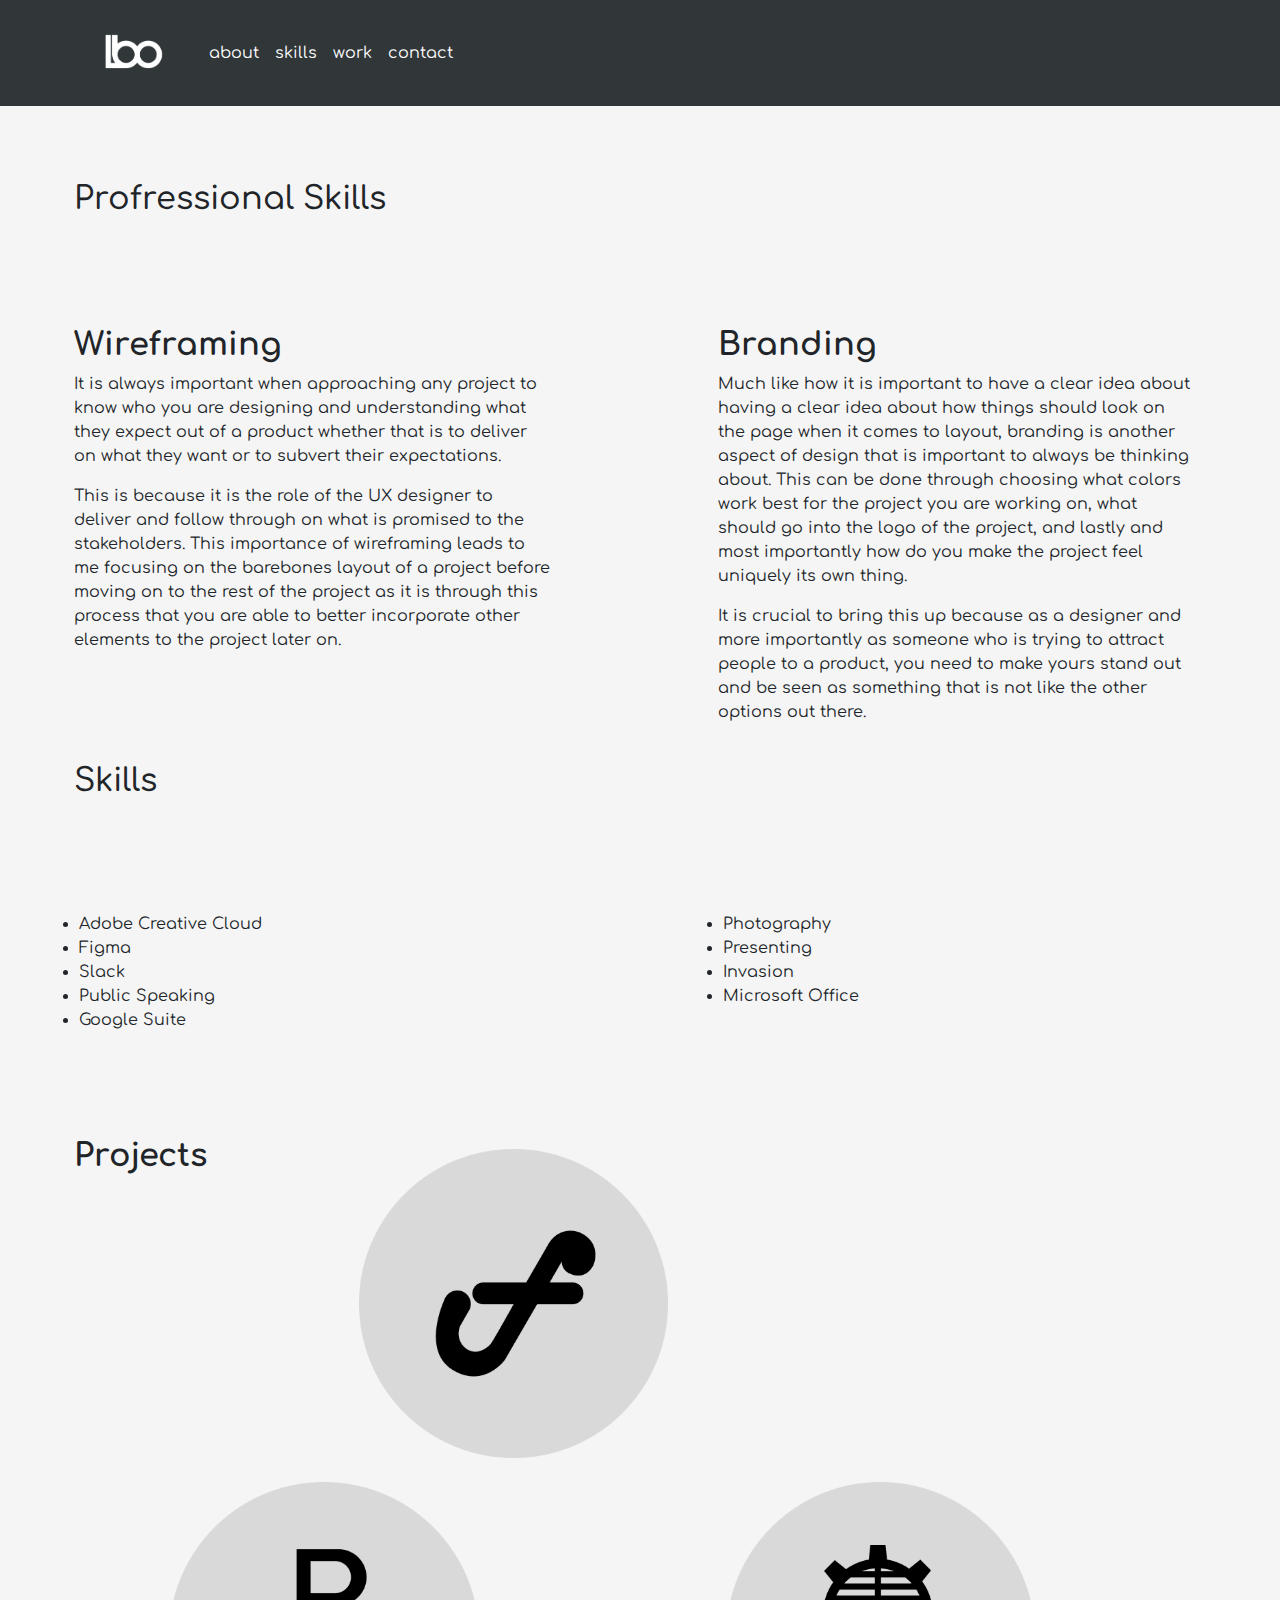
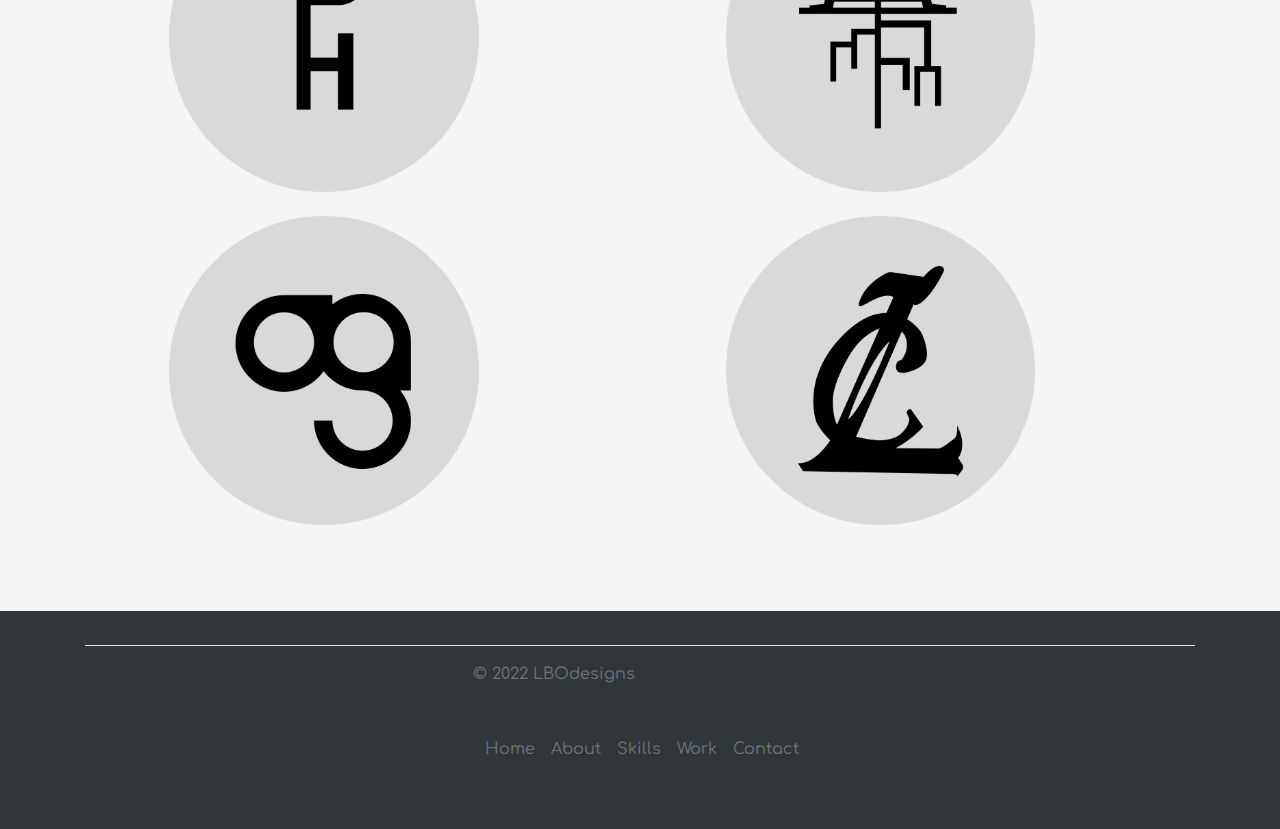
<file: skills.html>
<!DOCTYPE html>
<html>

<head>
    <title>Skills and Projects</title>
    <link rel="stylesheet" href="https://cdn.jsdelivr.net/npm/bootstrap@4.0.0/dist/css/bootstrap.min.css" integrity="sha384-Gn5384xqQ1aoWXA+058RXPxPg6fy4IWvTNh0E263XmFcJlSAwiGgFAW/dAiS6JXm" crossorigin="anonymous">
    <link rel="preconnect" href="https://fonts.googleapis.com">
    <link rel="preconnect" href="https://fonts.gstatic.com" crossorigin>
    <link href="https://fonts.googleapis.com/css2?family=Comfortaa:wght@300;400;500;600;700&display=swap"
        rel="stylesheet">

        <link rel="stylesheet" href="css/stylesSkills.css">


<!-- Global site tag (gtag.js) - Google Analytics -->
<script async src="https://www.googletagmanager.com/gtag/js?id=G-VQ3328XH34"></script>
<script>
  window.dataLayer = window.dataLayer || [];
  function gtag(){dataLayer.push(arguments);}
  gtag('js', new Date());

  gtag('config', 'G-VQ3328XH34');
</script>

<!-- Hotjar Tracking Code for my site -->
<script>
    (function(h,o,t,j,a,r){
        h.hj=h.hj||function(){(h.hj.q=h.hj.q||[]).push(arguments)};
        h._hjSettings={hjid:3084975,hjsv:6};
        a=o.getElementsByTagName('head')[0];
        r=o.createElement('script');r.async=1;
        r.src=t+h._hjSettings.hjid+j+h._hjSettings.hjsv;
        a.appendChild(r);
    })(window,document,'https://static.hotjar.com/c/hotjar-','.js?sv=');
</script>
</head>

<body>
    <!--<div class="aaa">
        <header class="navigation">
            <div class="inline-block logo">
                <img src="images/lboconcept.png"width="100px"color=black>
    
    
            </div>
            <nav class="inline-block">
                <ul>
                    <li>"about"</li>
                    <li>"skills</li>
                    <li>"work"</li>
                    <li>"contact"</li>
                </ul>
            </nav>
        </header>
    </div>-->
    <nav class="navbar navbar-expand-lg navbar-light">
        <div class="container">
            <a class="navbar-brand" href="index.html"><img src="images/lboconcept.png" width="100px" alt="logo"></a>
            <button class="navbar-toggler" type="button" data-toggle="collapse" data-target="#navbarNavAltMarkup"
                aria-controls="navbarNavAltMarkup" aria-expanded="false" aria-label="Toggle navigation">
                <span class="navbar-toggler-icon text-white"></span>
            </button>
            <div class="collapse navbar-collapse" id="navbarNavAltMarkup">
                <div class="navbar-nav">
                    <a class="nav-item nav-link text-white ni" href="about-me.html">about
                    </a>
                    <a class="nav-item nav-link  active text-white ni" href="skills.html">skills <span
                            class="sr-only">(current)</span></a>
                    <a class="nav-item nav-link text-white ni" href="forteCS.html">work</a>
                    <a class="nav-item nav-link text-white ni" href="#">contact</a>
                    <!-- <a href="javascript:void(0);" class="icon" onclick="myFunction()">
                <i class="fa fa-bars"></i></a>-->
                </div>
            </div>
        </div>
    </nav>

    
    <div class="container skillsSection">
        <div class="ProSkillsHead">
            <h2>Profressional Skills</h2>
        </div>
        <div class="Wireframing">
            <h3>Wireframing</h3>
            <p> It is always important when approaching any project to know who you are designing and understanding what
                they expect out of a product whether that is to deliver on what they want or to subvert their
                expectations.</p>
            <p>This is because it is the role of the UX designer to deliver and follow through on what is promised to
                the stakeholders.
                This importance of wireframing leads to me focusing on the barebones layout of a project before moving
                on to the rest of the project as it is through this process that you are able to better incorporate
                other elements to the project later on.
            </p>
        </div>
        <div class="Branding">
            <h3>Branding</h3>
            <p> Much like how it is important to have a clear idea about having a clear idea about how things should
                look on the page when it comes to layout, branding is another aspect of design that is important to
                always be thinking about. This can be done through choosing what colors work best for the project you
                are working on, what should go into the logo of the project, and lastly and most importantly how do you
                make the project feel uniquely its own thing. </p>
            <p>It is crucial to bring this up because as a designer and more importantly as someone who is trying to
                attract people to a product, you need to make yours stand out and be seen as something that is not like
                the other options out there.
            </p>
        </div>
        <div class="SkillsHead">
            <h2>Skills</h2>
        </div>
        <div class="SkillsColumn1">
            <ul>
                <li>Adobe Creative Cloud</li>
                <li>Figma</li>
                <li>Slack</li>
                <li>Public Speaking</li>
                <li>Google Suite</li>
            </ul>
        </div>
        <div class="SkillsColumn2">
            <ul>
                <li>Photography</li>
                <li>Presenting</li>
                <li>Invasion</li>
                <li>Microsoft Office</li>
            </ul>
        </div>
    </div>
    <div>
   
    <div class="flex-container Projects">
        <h1>Projects</h1>
        <div class="flex-items">
            <div class="headshot">
                <a class="btn btn-secondary" href="forteCS.html" role="button">
                    <input type="image" src="images/Group 42.png" href="forteCS.html"  data-toggle="tooltip" class="btn btn-secondary" data-placement="top" title="Forte is the concept of a music discovery app that would help users find new music in a way similar to modern dating apps like tinder" height="300px">
                </a>
            </div>
        </div>
        <div class="flex-items">
            <div class="headshot">
                <a class="btn btn-secondary" href="placeholderCS.html" role="button">

                <input type="image" src="images/Group 61.png"  href="placeholderCS.html" data-toggle="tooltip" class="btn btn-secondary" data-placement="top" title="Placeholder is a travel app for the person who doesn't know where they want to go next" height="300px">
                </a>
            </div>
        </div>
        <div class="flex-items">
            <div class="headshot">
                <a class="btn btn-secondary" href="dolCS.html" role="button">

                <input type="image" src="images/Group 62.png" href="dolCS.html" data-toggle="tooltip" class="btn btn-secondary" data-placement="top" title="US Department of Labor is a redesign concept of trying to modernize and improve the DoLs website for all users" height="300px">
                </a>
            </div>
        </div>
        <div class="flex-items">
            <div class="headshot">
                <a class="btn btn-secondary" href="chicagoscholarsCS.html" role="button">

                <input type="image" src="images/Group 63.png" href="chicagoscholarsCS.html" data-toggle="tooltip" class="btn btn-secondary" data-placement="top" title="Chicago Scholars is a redesign concept for trying to improve the usability and accessability of a Chicago-based non-profit " height="300px">
                </a>
            </div>
        </div>
        <div class="flex-items">
            <div class="headshot">
                <a class="btn btn-secondary" href="clubluckyCS.html" role="button">

                <input type="image" src="images/clubluckylogo.png" href="clubluckyCS.html" data-toggle="tooltip" class="btn btn-secondary" data-placement="top" title="Club Lucky is a redesign concept done to modernize and improve overall usability for a restaurant in Chicago's Wicker Park neighborhood" height="300px">
                </a>
            </div>
        </div>
    </div>
    </div>
    <div>
        <footer>
            <div class="container" id="ftCon">
                <footer class="d-flex flex-wrap justify-content-between align-items-center py-3 my-4 border-top">
                  <p class="col-md-4 mb-0 text-muted">&copy; 2022 LBOdesigns</p>
              
                  <a href="/" class="col-md-4 d-flex align-items-center justify-content-center mb-3 mb-md-0 me-md-auto link-dark text-decoration-none">
                    <svg class="bi me-2" width="40" height="32"><use xlink:href="#bootstrap"/></svg>
                  </a>
              
                  <ul class="nav col-md-4 justify-content-end">
                    <li class="nav-item"><a href="index.html" class="nav-link px-2 text-muted">Home</a></li>
                    <li class="nav-item"><a href="about-me.html" class="nav-link px-2 text-muted">About</a></li>
                    <li class="nav-item"><a href="skills.html" class="nav-link px-2 text-muted">Skills</a></li>
                    <li class="nav-item"><a href="#" class="nav-link px-2 text-muted">Work</a></li>
                    <li class="nav-item"><a href="#" class="nav-link px-2 text-muted">Contact</a></li>
                  </ul>
                </footer>
              </div>
              
        </footer>
    </div>
</body>
<script src="https://code.jquery.com/jquery-3.2.1.slim.min.js" integrity="sha384-KJ3o2DKtIkvYIK3UENzmM7KCkRr/rE9/Qpg6aAZGJwFDMVNA/GpGFF93hXpG5KkN" crossorigin="anonymous"></script>
<script src="https://cdn.jsdelivr.net/npm/popper.js@1.12.9/dist/umd/popper.min.js" integrity="sha384-ApNbgh9B+Y1QKtv3Rn7W3mgPxhU9K/ScQsAP7hUibX39j7fakFPskvXusvfa0b4Q" crossorigin="anonymous"></script>
<script src="https://cdn.jsdelivr.net/npm/bootstrap@4.0.0/dist/js/bootstrap.min.js" integrity="sha384-JZR6Spejh4U02d8jOt6vLEHfe/JQGiRRSQQxSfFWpi1MquVdAyjUar5+76PVCmYl" crossorigin="anonymous"></script>
<script>$(function () {
        $('[data-toggle="tooltip"]').tooltip()
    })</script>

<script>$('.dropdown-toggle').dropdown()</script>

<script>function myFunction() {
        var x = document.getElementById("myTopnav");
        if (x.className === "topnav") {
            x.className += " responsive";
        } else {
            x.className = "topnav";
        }
    }</script>

    <script src="js/index.js"></script>

</html>
</file>
<file: css/styleAbout.css>
html {
    height: 100%;
}

/*navbar*/
.inline-block {
    display: inline-block;
    vertical-align: top;
}

.navbar {
    flex-direction: row;
    font-family: 'Comfortaa', cursive;
    color: white;
    background-color: #313639;
    overflow: hidden;
}



.navbar a:hover {
    background-color: #ddd;
    color: black;
}



.navbar a:active {
    background-color: #04AA6D;
    color: white;

}

.navbar .icon {
    display: none;
}


.ni {
    background: linear-gradient(#313639, #313639 50%, #2ecc71 50%, #2ecc71);
    background-size: 100% 200%;
    transition: background 1s;
}

.ni:hover {
    background-position: 100% -100%;
}

ul {
    width: 50%;
    padding: 1%;
}

.img {
    text-align: center;
}

body {
    background-color: #F5F5F5;
}

/*heroImg*/
.heroImg {
    padding: 25px;
    margin: 0 auto;
    overflow: auto;
    width: 80%;

}

.content {
    width: 60%;
    margin: 0 auto;
    min-height: 100%;
    float: right;
    font-family: 'Comfortaa', cursive;
}

.headshot {
    float: left;
}

footer {
    background-color: #373788;
    margin: 0 auto;
    bottom: 0;
    width: 100%;
    justify-self: flex-end;
    flex-grow: 1;

    margin-top: auto;

    display: flex;
    flex-direction: column;
}

footer ul {
    display: inline-block;
    vertical-align: top;

}


#ftCon {
    font-family: 'comfortaa';
}


footer {
	background-color: #313639;
	margin: 0 auto;
	bottom: 0;
	width: 100%;
	justify-self: flex-end;
	flex-grow: 1;
	padding-top: 10px;
margin-bottom: 0px !important;
padding-bottom: 0px !important;

	margin-top: auto;
left: 0;
	display: flex;
	flex-direction: column;
    position: absolute;
}

footer ul {
	display: inline-block;
	vertical-align: top;

}

/*@media only screen and (max-width: 600) {
flex-direction: column;
width: 100%;
grid-template-columns: ;
grid-template-areas: ;
grid-template-rows:  ;


}
font-family: 'Comfortaa', cursive;
background-color: #F5F5F5;
</file>
<file: css/stylesForte.css>
/*.inline-block {
    display: inline-block;
    vertical-align: top;
    padding: 20px;
  }*/

.navbar {
	flex-direction: row;
	font-family: 'Comfortaa', cursive;
	color: white;
	background-color: #313639;
	overflow: hidden;
}

html {
	scroll-behavior: smooth;
}


.navbar a:hover {
	background-color: #ddd;
	color: black;
}



.navbar a:active {
	background-color: #04AA6D;
	color: white;

}

.navbar .icon {
	display: none;
}

#LIAM {
	display: none;
}

.ni {
	background: linear-gradient(#313639, #313639 50%, #2ecc71 50%, #2ecc71);
	background-size: 100% 200%;
	transition: background 1s;
}

.ni:hover {
	background-position: 100% -100%;
}

ul {
	width: 50%;
	padding: 1%;
}

.csLogo {
	padding: 50px;
	display: flex ;
	align-items: center;
	justify-content: space-between;
}

h2 {
	font-family: 'comfortaa', cursive;
	float: right;
	clear: right;
}

.img {
	text-align: center;
}

body {
	background-color: #F5F5F5;
}


h1 {
	font-family: 'Comfortaa', cursive;
}


#AFImage {
	margin: 50px;
	padding-bottom: 100px ;
}

#ftCon {
	font-family: 'comfortaa';
}


footer {
	background-color: #313639;
	margin: 0 auto;
	bottom: 0;
	width: 100%;
	justify-self: flex-end;
	flex-grow: 1;
	padding: 10px;

	margin-top: auto;

	display: flex;
	flex-direction: column;
}

footer ul {
	display: inline-block;
	vertical-align: top;

}


h4 {
	font-family: 'Comfortaa';
}


#phase4 {
	display: flex;
	

}
#lofi {
float:left;
}

#phase5 {
display:flex;
flex-direction: row-reverse;
}
#midfi {
float:left;
}

#phase6 { 
	display: flex;
}
#hifi {
float:left;
}

#lofi, #midfi, #hifi {
	width: 220px;
}

#phase1, #phase2, #phase3, #phase4, #phase5, #phase6 {
	padding-top: 20px;
	padding-bottom: 50px;
}

h6 {
	font-weight: 400;
	font-size: 16pt;
}
	

/*@media only screen and (max-width: 600px) {
    .container {
      display: grid;
      width: 100%;
      gap: 0px;
      grid-template-columns: 1fr 1fr;
      grid-template-rows: 1fr 3fr 3fr 1fr 3fr;
      grid-template-areas:
        
    ;}
  
  }*/


#timeline {
	min-height: 100%;
}

#timeline {
	font-family: 'Comfortaa', sans-serif;
	font-weight: 500;
	color: #424949;
	background-color: #F5F5F5;
	padding: 0 25px;
	display: flex;
	flex-direction: column;
	position: relative;
}

h4 {
	text-align: center;
	height: 38px;
	margin: 60px 0;
}

h4 span {
	white-space: nowrap;
}

p, h6 {
	max-width: 75ch;
	line-height: 150%;
	font-size: 16pt;
}

.flex-parent {
	display: flex;
	flex-direction: column;
	justify-content: center;
	align-items: center;
	width: 100%;
	height: 100%;
	min-height: 500px;
}

.input-flex-container {
	display: flex;
	justify-content: space-around;
	align-items: center;
	flex-wrap: wrap;
	width: 80vw;
	max-width: 1000px;
	position: relative;
	z-index: 0;
	margin-left: calc((80vw - 25px) / 20);
}

input {
	width: 25px;
	height: 25px;
	background-color: #2C3E50;
	position: relative;
	border-radius: 50%;
	display: block;
	-moz-appearance: none;
	-webkit-appearance: none;
	appearance: none;
	cursor: pointer;
}

input:focus {
	outline: none;
}

input::before,
input::after {
	content: '';
	display: block;
	position: absolute;
	z-index: -1;
	top: 50%;
	transform: translateY(-50%);
	background-color: #2C3E50;
	width: 4vw;
	height: 5px;
	max-width: 50px;
}

input::before {
	left: calc(-4vw + 12.5px);
}

input::after {
	right: calc(-4vw + 12.5px);
}

input:checked {
	background-color: #2C3E50;
}

input:checked::before {
	background-color: #2C3E50;
}

input:checked::after {
	background-color: #AEB6BF;
}

input:checked~input,
input:checked~input::before,
input:checked~input::after {
	background-color: #AEB6BF;
}

input:checked+.dot-info span {
	font-size: 13px;
	font-weight: bold;
}

.dot-info {
	width: 25px;
	height: 25px;
	display: block;
	visibility: hidden;
	position: relative;
	z-index: -1;
	left: calc((((80vw - 25px) / 20) * -1) - 1px);
}

.dot-info span {
	visibility: visible;
	position: absolute;
	font-size: 12px;
}

.dot-info span.year {
	bottom: -30px;
	left: 50%;
	transform: translateX(-50%);
}

.dot-info span.label {
	top: -65px;
	left: 0;
	width: 70px;
	text-indent: -10px;
}

#timeline-descriptions-wrapper {
	width: 100%;
	margin-top: 140px;
	font-size: 22px;
	font-weight: 400;
	margin-left: calc((-80vw - 25px) / 20);
}

#timeline-descriptions-wrapper p {
	margin-top: 0;
	display: none;
}

input[data-description="1910"]:checked~#timeline-descriptions-wrapper p[data-description="1910"] {
	display: block;
}

input[data-description="1920"]:checked~#timeline-descriptions-wrapper p[data-description="1920"] {
	display: block;
}

input[data-description="1930"]:checked~#timeline-descriptions-wrapper p[data-description="1930"] {
	display: block;
}

input[data-description="1940"]:checked~#timeline-descriptions-wrapper p[data-description="1940"] {
	display: block;
}

input[data-description="1950"]:checked~#timeline-descriptions-wrapper p[data-description="1950"] {
	display: block;
}

input[data-description="1960"]:checked~#timeline-descriptions-wrapper p[data-description="1960"] {
	display: block;
}

input[data-description="1970"]:checked~#timeline-descriptions-wrapper p[data-description="1970"] {
	display: block;
}

input[data-description="1980"]:checked~#timeline-descriptions-wrapper p[data-description="1980"] {
	display: block;
}

input[data-description="1990"]:checked~#timeline-descriptions-wrapper p[data-description="1990"] {
	display: block;
}

input[data-description="2000"]:checked~#timeline-descriptions-wrapper p[data-description="2000"] {
	display: block;
}

@media (min-width: 1250px) {
	.input-flex-container {
		margin-left: 62.5px;
	}

	input::before {
		left: -37.5px;
	}

	input::after {
		right: -37.5px;
	}

	.dot-info {
		left: calc((((1000px - 25px) / 20) * -1) - 1px);
	}

	#timeline-descriptions-wrapper {
		margin-left: -37.5px;
	}
}

@media (max-width: 630px) {
	.flex-parent {
		justify-content: initial;
	}

	.input-flex-container {
		flex-wrap: wrap;
		justify-content: center;
		width: 400px;
		height: auto;
		margin-top: 15vh;
		margin-left: 0;
		padding-bottom: 30px;
	}

	input,
	.dot-info {
		width: 60px;
		height: 60px;
		margin: 0 10px 50px;
	}

	input {
		background-color: transparent !important;
		z-index: 1;
	}

	input::before,
	input::after {
		content: none;
	}

	input:checked+.dot-info {
		background-color: #2C3E50;
	}

	input:checked+.dot-info span.year {
		font-size: 14px;
	}

	input:checked+.dot-info span.label {
		font-size: 12px;
	}

	.dot-info {
		visibility: visible;
		border-radius: 50%;
		z-index: 0;
		left: 0;
		margin-left: -70px;
		background-color: #AEB6BF;
	}

	.dot-info span.year {
		top: 0;
		left: 0;
		transform: none;
		width: 100%;
		height: 100%;
		display: flex;
		justify-content: center;
		align-items: center;
		color: #ECF0F1;
	}

	.dot-info span.label {
		top: calc(100% + 5px);
		left: 50%;
		transform: translateX(-50%);
		text-indent: 0;
		text-align: center;
	}

	#timeline-descriptions-wrapper {
		margin-top: 30px;
		margin-left: 0;
		text-align: center;
	}
}

@media (max-width: 480px) {
	.input-flex-container {
		width: 340px;
	}
}

@media (max-width: 400px) {
	.input-flex-container {
		width: 300px;
	}
}

@media (max-width: 600px) {
	#phase4, #phase5,#phase6 {
		display:table-row-group ;
		padding-top: 60px ;
		padding-bottom: 100px ;
	}
	#lofi, #midfi, #hifi {
		
		margin-left: auto;
		margin-right: auto;
		
	}
}
</file>
<file: css/stylesSkills.css>
/*.inline-block {
    display: inline-block;
    vertical-align: top;
    padding: 20px;
  }*/

.navbar {
  flex-direction: row;
  font-family: 'Comfortaa', cursive;
  color: white;
  background-color: #313639;
  overflow: hidden;
}

h1 {
font-size: 32px;
font-weight: bold;
}
h3 {
font-size: 32px;
font-weight: bold;
}


.navbar a:hover {
  background-color: #ddd;
  color: black;
}



.navbar a:active {
  background-color: #04AA6D;
  color: white;
  
}

.navbar .icon {
  display: none;
}


.ni {
  background: linear-gradient(#313639, #313639 50%, #2ecc71 50%, #2ecc71);
  background-size: 100% 200%;
  transition: background 1s;
}

.ni:hover{
  background-position: 100% -100%;
}
/*.logo {
    width: 40%;
    padding: 1%;
    background-color: #313639;
  }*/
/*  .nav {
    width: 73%;
    padding: 1%;
    font-family: 'Comfortaa', cursive;
    color: white;
    background-color: #313639;
  }*/
ul {
  width: 50%;
  padding: 1%;
}

.img {
  text-align: center;
}

body {
  background-color: #F5F5F5;
}

.skillsSection {
  display: grid;
  grid-template-columns: 1fr 1fr;
  grid-template-rows: 1fr 3fr 1fr 1fr;
  gap: 0% 15%;
  padding: 10px;
  margin: 5%;
  /*grid-auto-flow: row;*/
  grid-template-areas:
    "ProSkillsHead ProSkillsHead"
    "Wireframing Branding"
    "SkillsHead SkillsHead"
    "SkillsColumn1 SkillsColumn2";

  font-family: 'Comfortaa', cursive;



}

.ProSkillsHead {
  grid-area: ProSkillsHead;
}

.Wireframing {
  grid-area: Wireframing;
}

.Branding {
  grid-area: Branding;
}

.SkillsHead {
  grid-area: SkillsHead;
}

.SkillsColumn1 {
  grid-area: SkillsColumn1;
}

.SkillsColumn2 {
  grid-area: SkillsColumn2;
}

.flex-container {
  display: flex;
  flex-direction: row;
  flex-wrap: wrap;
  justify-content: normal;
  align-items: normal;
  align-content: normal;
  column-gap: 5%;
  row-gap: 10%;
  padding: 10px;
  margin: 5%;

}
.headshot input {
width: 70%;
height: auto;
}
h1 {
  font-family: 'Comfortaa', cursive;
}

.flex-items:nth-child(1) {
  display: block;
  flex-grow: 0;
  flex-shrink: 1;
  flex-basis: auto;
  align-self: auto;
  order: 0;
}

.flex-items:nth-child(2) {
  display: block;
  flex-grow: 0;
  flex-shrink: 1;
  flex-basis: auto;
  align-self: auto;
  order: 0;
}

.flex-items:nth-child(3) {
  display: block;
  flex-grow: 0;
  flex-shrink: 1;
  flex-basis: auto;
  align-self: auto;
  order: 0;
}

.flex-items:nth-child(4) {
  display: block;
  flex-grow: 0;
  flex-shrink: 1;
  flex-basis: auto;
  align-self: auto;
  order: 0;
}


footer {
  background-color: #313639;
  margin: 0 auto;
  bottom: 0;
  width: 100%;
  justify-self: flex-end;
  flex-grow: 1;
  padding: 10px;

  margin-top: auto;

  display: flex;
  flex-direction: column;
}

footer ul {
  display: inline-block;
  vertical-align: top;

}

button.navbar-toggler {
  background-color: #F5F5F5;
}

.btn {
  background: none;
  backface-visibility: hidden;
  border: none;
}

.btn:hover{
  background:none;
}

.btn:active{
  background:none;
}
.flex-items {
  flex-shrink: 2 !important;
}

.tooltip-inner {
  max-width: 500px;
  padding: 3px 8px;
  color: #fff;
  text-align: center;
  background-color: #000;
  border-radius: .25rem;
  font-size: 28px;
}


@media only screen and (max-width: 600px) {
  .container {
    display: grid;
    width: 100%;
    gap: 0px;
    grid-template-columns: 1fr 1fr;
    grid-template-rows: 1fr 3fr 3fr 1fr 3fr;
    grid-template-areas:
      "ProSkillsHead ProSkillsHead"
      "Wireframing Wireframing"
      "Branding Branding"
      "SkillsHead SkillsHead"
      "SkillsColumn1 SkillsColumn2"
    ;
  }

}

#ftCon {
	font-family: 'comfortaa';
}


footer {
	background-color: #313639;
	margin: 0 auto;
	bottom: 0;
	width: 100%;
	justify-self: flex-end;
	flex-grow: 1;
	padding: 10px;

	margin-top: auto;

	display: flex;
	flex-direction: column;
}

footer ul {
	display: inline-block;
	vertical-align: top;

}
</file>
